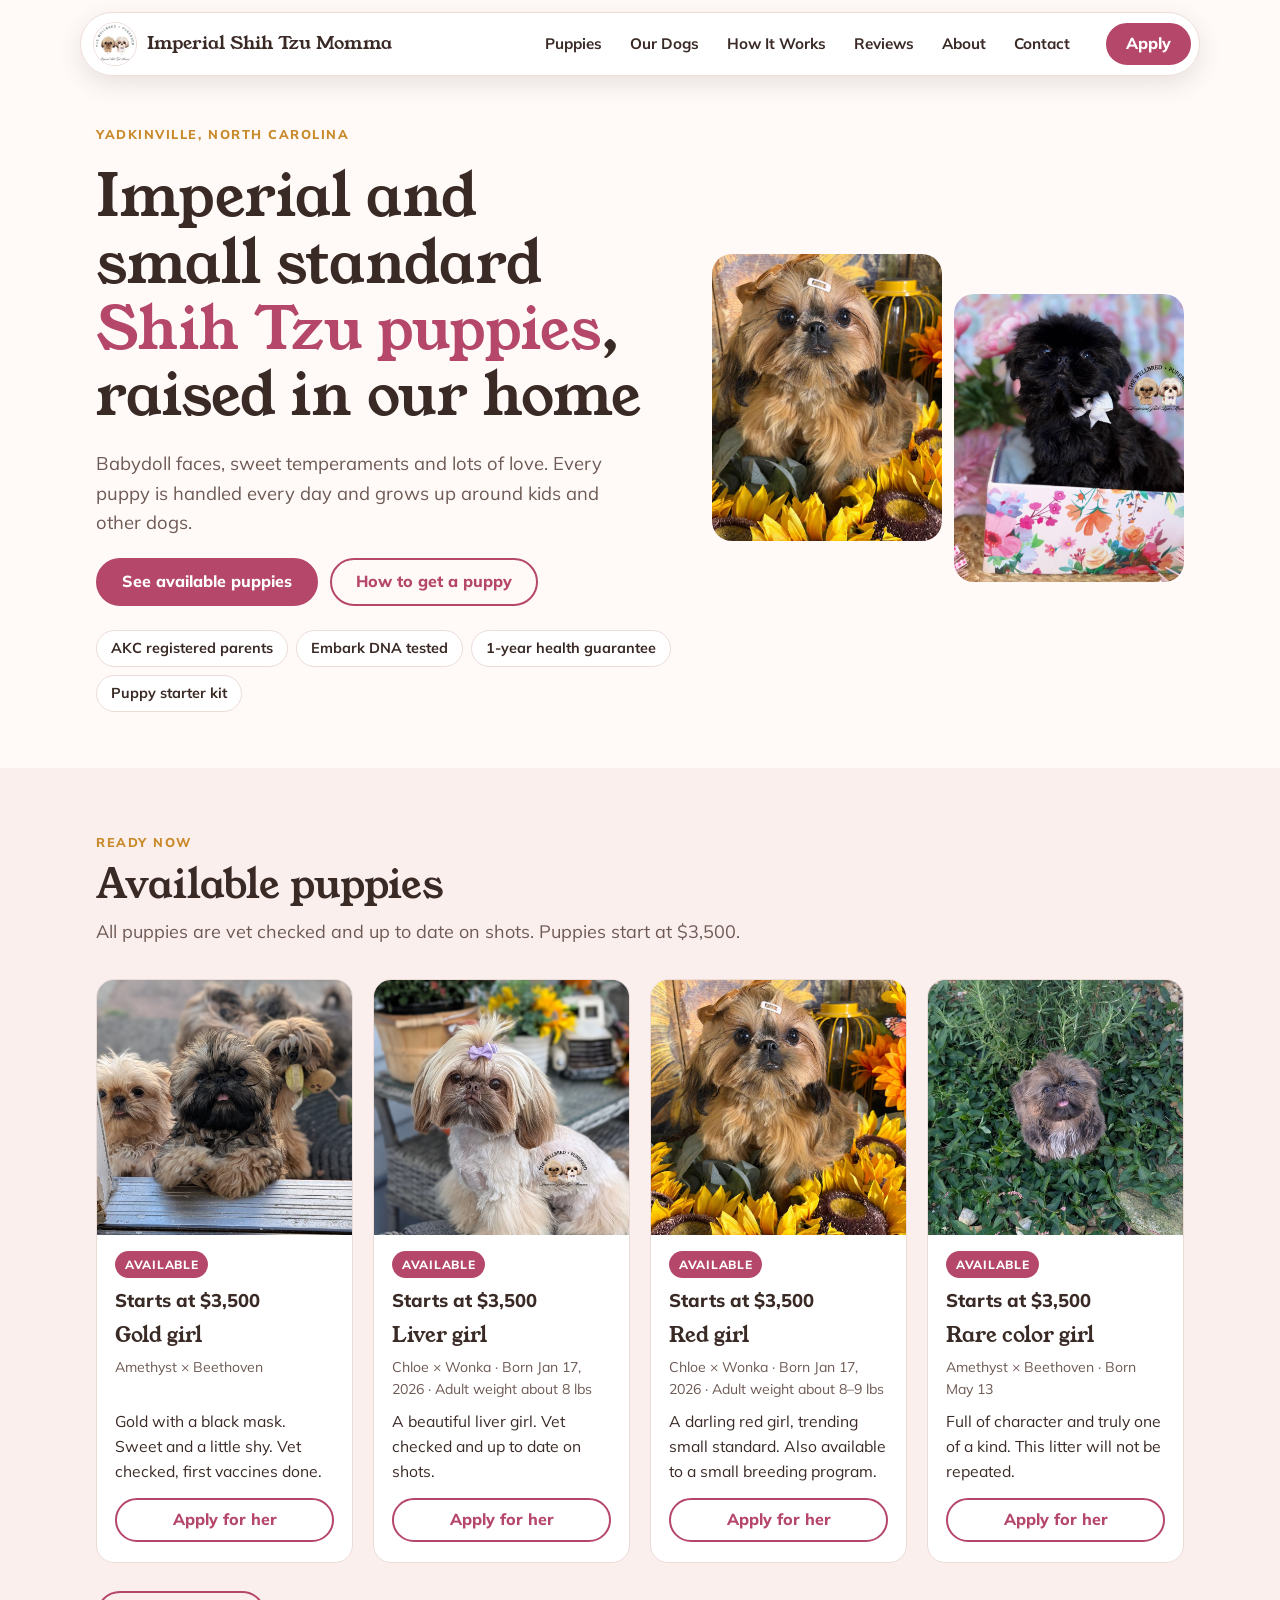
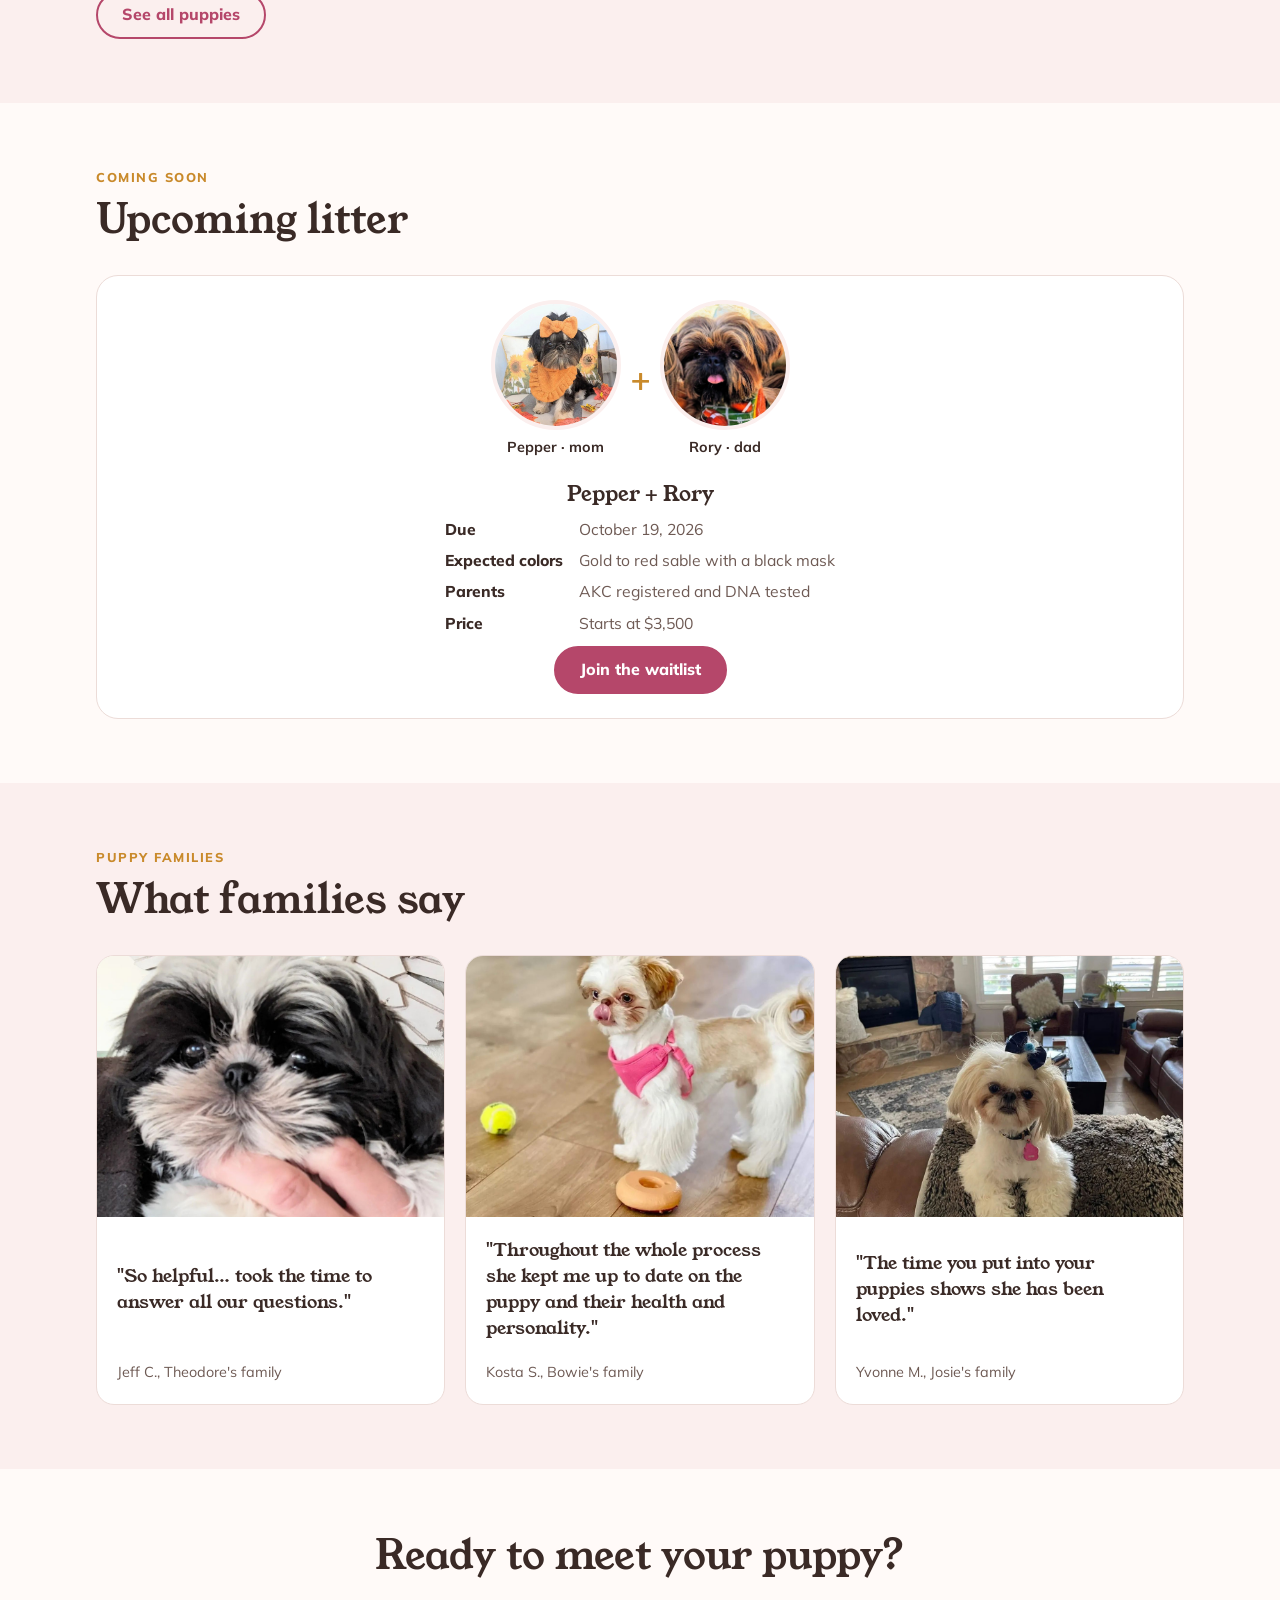
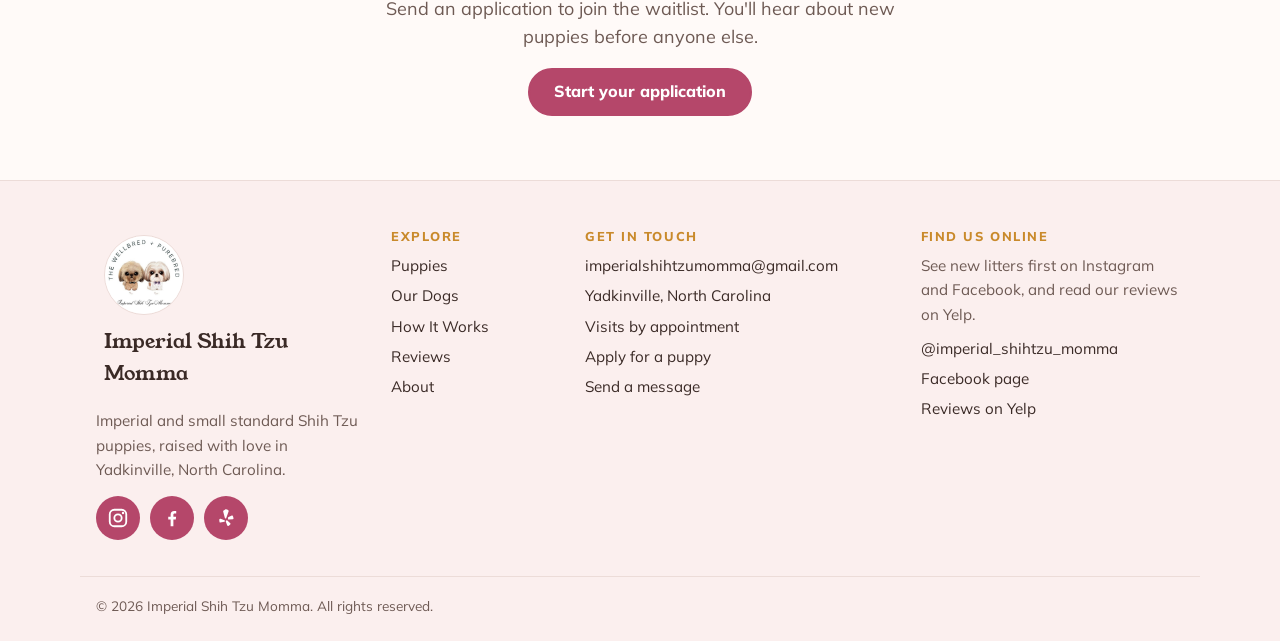
<file: index.html>
<!doctype html>
<html lang="en">
<head>
<meta charset="utf-8">
<meta name="viewport" content="width=device-width, initial-scale=1, viewport-fit=cover">
<title>Imperial Shih Tzu Momma</title>
<meta name="description" content="Imperial and small standard Shih Tzu puppies raised in our home in Yadkinville, North Carolina. AKC registered, DNA tested parents.">
<meta property="og:title" content="Imperial Shih Tzu Momma">
<meta property="og:description" content="Imperial and small standard Shih Tzu puppies raised in our home in Yadkinville, North Carolina. AKC registered, DNA tested parents.">
<meta property="og:image" content="images/pup-red-girl.jpg">
<link rel="icon" href="images/logo.jpg">
<link rel="preconnect" href="https://fonts.googleapis.com">
<link rel="preconnect" href="https://fonts.gstatic.com" crossorigin>
<link rel="stylesheet" href="https://fonts.googleapis.com/css2?family=Young+Serif&family=Mulish:wght@400;600;700;800&display=swap">
<link rel="stylesheet" href="css/styles.css">
</head>
<body>
<a class="skip" href="#main">Skip to content</a>
<header>
  <div class="wrap bar">
    <a class="brand" href="index.html"><img src="images/logo.jpg" alt="">Imperial Shih Tzu Momma</a>
    <button class="menu-btn" id="menuBtn" aria-expanded="false" aria-controls="mainNav">Menu</button>
    <nav id="mainNav" aria-label="Main">
      <ul>
        <li><a href="puppies.html">Puppies</a></li>
        <li><a href="our-dogs.html">Our Dogs</a></li>
        <li><a href="how-it-works.html">How It Works</a></li>
        <li><a href="reviews.html">Reviews</a></li>
        <li><a href="about.html">About</a></li>
        <li><a href="contact.html">Contact</a></li>
      </ul>
    </nav>
    <a class="btn primary" href="apply.html">Apply</a>
  </div>
</header>
<main id="main">
<section class="hero">
  <div class="wrap">
    <div class="hero-copy">
      <span class="eyebrow">Yadkinville, North Carolina</span>
      <h1>Imperial and small standard <em>Shih Tzu puppies</em>, raised in our home</h1>
      <p>Babydoll faces, sweet temperaments and lots of love. Every puppy is handled every day and grows up around kids and other dogs.</p>
      <div class="ctas">
        <a class="btn primary" href="puppies.html">See available puppies</a>
        <a class="btn ghost" href="how-it-works.html">How to get a puppy</a>
      </div>
      <ul class="facts" aria-label="Highlights">
        <li>AKC registered parents</li>
        <li>Embark DNA tested</li>
        <li>1-year health guarantee</li>
        <li>Puppy starter kit</li>
      </ul>
    </div>
    <div class="hero-photos">
      <img src="images/pup-red-girl.jpg" alt="Red Shih Tzu puppy sitting among sunflowers">
      <img src="images/pup-black-boy.jpg" alt="Black Shih Tzu puppy in a flower box">
    </div>
  </div>
</section>

<section class="alt">
  <div class="wrap">
    <div class="head">
      <span class="eyebrow">Ready now</span>
      <h2>Available puppies</h2>
      <p>All puppies are vet checked and up to date on shots. Puppies start at $3,500.</p>
    </div>
    <div class="grid">
      <article class="pup">
        <img src="images/pup-gold-girl.jpg" alt="Gold Shih Tzu puppy with a black mask" loading="lazy">
        <div class="body">
          <div class="row"><span class="tag ready">Available</span><span class="price">Starts at $3,500</span></div>
          <h3>Gold girl</h3>
          <p class="meta">Amethyst × Beethoven</p>
          <p class="desc">Gold with a black mask. Sweet and a little shy. Vet checked, first vaccines done.</p>
          <a class="btn ghost" href="apply.html">Apply for her</a>
        </div>
      </article><article class="pup">
        <img src="images/pup-liver-girl.jpg" alt="Light liver Shih Tzu puppy" loading="lazy">
        <div class="body">
          <div class="row"><span class="tag ready">Available</span><span class="price">Starts at $3,500</span></div>
          <h3>Liver girl</h3>
          <p class="meta">Chloe × Wonka · Born Jan 17, 2026 · Adult weight about 8 lbs</p>
          <p class="desc">A beautiful liver girl. Vet checked and up to date on shots.</p>
          <a class="btn ghost" href="apply.html">Apply for her</a>
        </div>
      </article><article class="pup">
        <img src="images/pup-red-girl.jpg" alt="Red Shih Tzu puppy among sunflowers" loading="lazy">
        <div class="body">
          <div class="row"><span class="tag ready">Available</span><span class="price">Starts at $3,500</span></div>
          <h3>Red girl</h3>
          <p class="meta">Chloe × Wonka · Born Jan 17, 2026 · Adult weight about 8–9 lbs</p>
          <p class="desc">A darling red girl, trending small standard. Also available to a small breeding program.</p>
          <a class="btn ghost" href="apply.html">Apply for her</a>
        </div>
      </article><article class="pup">
        <img src="images/pup-rare-girl.jpg" alt="Rare colored Shih Tzu puppy on green grass" loading="lazy">
        <div class="body">
          <div class="row"><span class="tag ready">Available</span><span class="price">Starts at $3,500</span></div>
          <h3>Rare color girl</h3>
          <p class="meta">Amethyst × Beethoven · Born May 13</p>
          <p class="desc">Full of character and truly one of a kind. This litter will not be repeated.</p>
          <a class="btn ghost" href="apply.html">Apply for her</a>
        </div>
      </article>
    </div>
    <div class="more"><a class="btn ghost" href="puppies.html">See all puppies</a></div>
  </div>
</section>

<section>
  <div class="wrap">
    <div class="head">
      <span class="eyebrow">Coming soon</span>
      <h2>Upcoming litter</h2>
    </div>
    <div class="litter">
      <div class="pair">
        <figure><img src="images/pepper.jpg" alt="Pepper, the mom" loading="lazy">Pepper · mom</figure>
        <span class="plus" aria-hidden="true">+</span>
        <figure><img src="images/rory.jpg" alt="Rory, the dad" loading="lazy">Rory · dad</figure>
      </div>
      <div class="info">
        <h3>Pepper + Rory</h3>
        <dl>
          <dt>Due</dt><dd>October 19, 2026</dd>
          <dt>Expected colors</dt><dd>Gold to red sable with a black mask</dd>
          <dt>Parents</dt><dd>AKC registered and DNA tested</dd>
          <dt>Price</dt><dd>Starts at $3,500</dd>
        </dl>
        <div><a class="btn primary" href="apply.html">Join the waitlist</a></div>
      </div>
    </div>
  </div>
</section>

<section class="alt">
  <div class="wrap">
    <div class="head">
      <span class="eyebrow">Puppy families</span>
      <h2>What families say</h2>
    </div>
    <div class="reviews">
      <figure class="review"><img src="images/review-theodore.jpg" alt="Theodore, a black and white Shih Tzu" loading="lazy"><blockquote>"So helpful… took the time to answer all our questions."</blockquote><figcaption>Jeff C., Theodore's family</figcaption></figure><figure class="review"><img src="images/review-bowie.jpg" alt="Bowie playing on a wood floor" loading="lazy"><blockquote>"Throughout the whole process she kept me up to date on the puppy and their health and personality."</blockquote><figcaption>Kosta S., Bowie's family</figcaption></figure><figure class="review"><img src="images/review-josie.jpg" alt="Josie sitting on a sofa" loading="lazy"><blockquote>"The time you put into your puppies shows she has been loved."</blockquote><figcaption>Yvonne M., Josie's family</figcaption></figure>
    </div>
  </div>
</section>

<section class="cta-band">
  <div class="wrap">
    <h2>Ready to meet your puppy?</h2>
    <p>Send an application to join the waitlist. You'll hear about new puppies before anyone else.</p>
    <a class="btn primary" href="apply.html">Start your application</a>
  </div>
</section>
</main>
<footer>
  <div class="wrap foot">
    <div class="foot-brand">
      <a class="brand" href="index.html"><img src="images/logo.jpg" alt="">Imperial Shih Tzu Momma</a>
      <p>Imperial and small standard Shih Tzu puppies, raised with love in Yadkinville, North Carolina.</p>
      <div class="socials">
        <a href="https://www.instagram.com/imperial_shihtzu_momma/" rel="noopener" aria-label="Instagram"><svg viewBox="0 0 24 24" aria-hidden="true"><rect x="3" y="3" width="18" height="18" rx="5" fill="none" stroke="currentColor" stroke-width="2"/><circle cx="12" cy="12" r="4" fill="none" stroke="currentColor" stroke-width="2"/><circle cx="17.5" cy="6.5" r="1.3" fill="currentColor"/></svg></a>
        <a href="https://www.facebook.com/profile.php?id=100063466035252" rel="noopener" aria-label="Facebook"><svg viewBox="0 0 24 24" aria-hidden="true"><path fill="currentColor" d="M13.5 21v-7.5h2.6l.4-3h-3V8.6c0-.9.3-1.5 1.5-1.5h1.6V4.4c-.3 0-1.2-.1-2.3-.1-2.3 0-3.8 1.4-3.8 3.9v2.3H7.9v3h2.6V21z"/></svg></a>
        <a href="https://www.yelp.com/biz/imperial-shih-tzu-momma-santa-maria" rel="noopener" aria-label="Yelp"><svg viewBox="0 0 24 24" aria-hidden="true"><path fill="currentColor" d="M11.2 2.6c.4-.2 2.6.5 3.3.9.4.2.5.6.4 1l-2.6 7.4c-.3.8-1.4.7-1.6-.1L8.9 4.9c-.1-.4.1-.8.5-1 .5-.4 1.4-1 1.8-1.3zM6.1 12.9l4.2 1.5c.8.3.7 1.4-.1 1.6l-4.3 1c-.4.1-.8-.1-.9-.5-.3-.8-.4-2.1-.3-2.9 0-.5.6-.9 1.4-.7zm7.3 1.7l3.3 3.1c.3.3.3.7.1 1-.5.7-1.6 1.6-2.4 1.9-.4.2-.8 0-1-.4l-1.6-4.2c-.3-.8.8-1.5 1.6-1.4zm.9-3.4l4.1-1.8c.4-.2.8 0 1 .3.4.7.8 2 .8 2.8 0 .4-.3.8-.7.8l-4.4.4c-.9.1-1.3-1-.8-1.5z"/></svg></a>
      </div>
    </div>
    <div class="foot-col">
      <h2>Explore</h2>
      <ul><li><a href="puppies.html">Puppies</a></li><li><a href="our-dogs.html">Our Dogs</a></li><li><a href="how-it-works.html">How It Works</a></li><li><a href="reviews.html">Reviews</a></li><li><a href="about.html">About</a></li></ul>
    </div>
    <div class="foot-col">
      <h2>Get in touch</h2>
      <ul><li>imperialshihtzumomma@gmail.com</li><li>Yadkinville, North Carolina</li><li>Visits by appointment</li><li><a href="apply.html">Apply for a puppy</a></li><li><a href="contact.html">Send a message</a></li></ul>
    </div>
    <div class="foot-col">
      <h2>Find us online</h2>
      <p>See new litters first on Instagram and Facebook, and read our reviews on Yelp.</p>
      <ul><li><a href="https://www.instagram.com/imperial_shihtzu_momma/" rel="noopener">@imperial_shihtzu_momma</a></li><li><a href="https://www.facebook.com/profile.php?id=100063466035252" rel="noopener">Facebook page</a></li><li><a href="https://www.yelp.com/biz/imperial-shih-tzu-momma-santa-maria" rel="noopener">Reviews on Yelp</a></li></ul>
    </div>
  </div>
  <div class="wrap foot-base">© 2026 Imperial Shih Tzu Momma. All rights reserved.</div>
</footer>
<script src="js/main.js"></script>
</body>
</html>
</file>
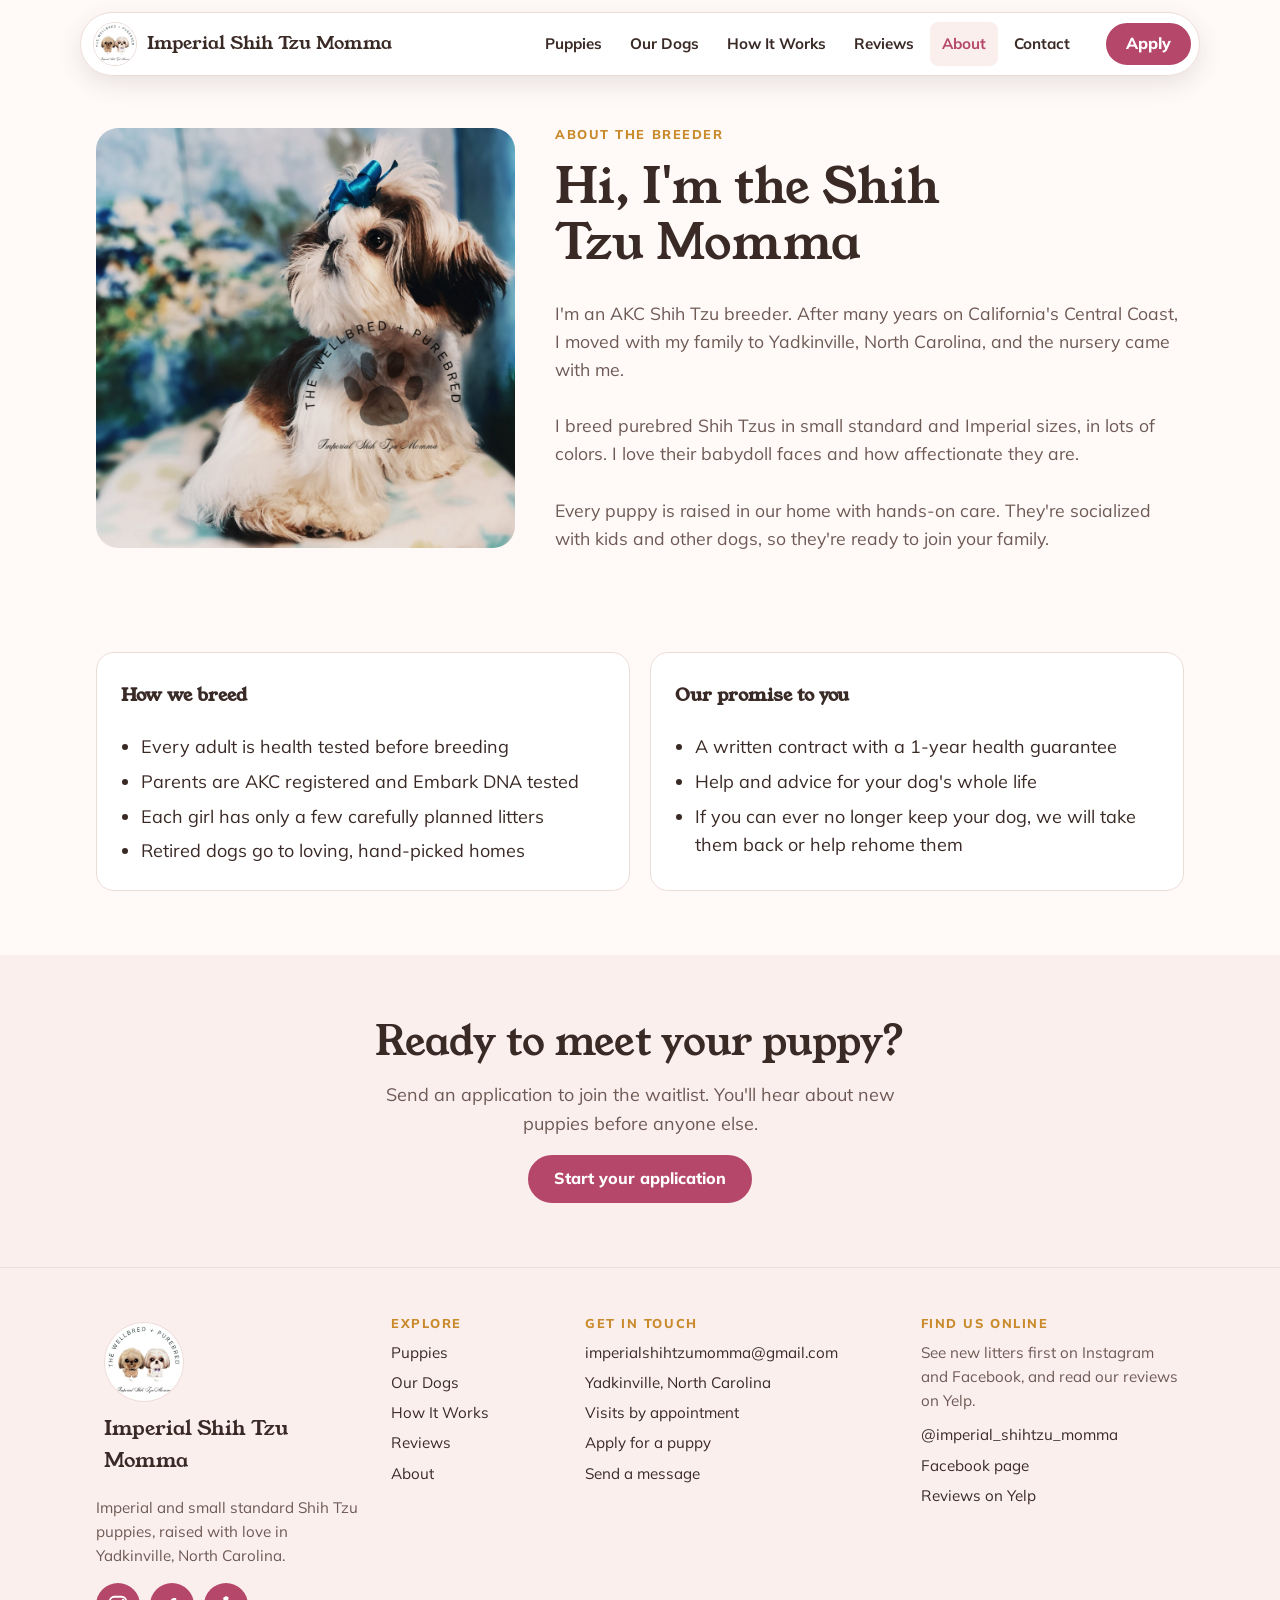
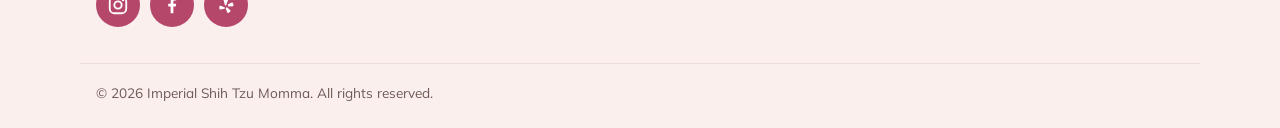
<file: about.html>
<!doctype html>
<html lang="en">
<head>
<meta charset="utf-8">
<meta name="viewport" content="width=device-width, initial-scale=1, viewport-fit=cover">
<title>About | Imperial Shih Tzu Momma</title>
<meta name="description" content="About Imperial Shih Tzu Momma, an AKC Shih Tzu breeder in Yadkinville, North Carolina.">
<meta property="og:title" content="About | Imperial Shih Tzu Momma">
<meta property="og:description" content="About Imperial Shih Tzu Momma, an AKC Shih Tzu breeder in Yadkinville, North Carolina.">
<meta property="og:image" content="images/pup-red-girl.jpg">
<link rel="icon" href="images/logo.jpg">
<link rel="preconnect" href="https://fonts.googleapis.com">
<link rel="preconnect" href="https://fonts.gstatic.com" crossorigin>
<link rel="stylesheet" href="https://fonts.googleapis.com/css2?family=Young+Serif&family=Mulish:wght@400;600;700;800&display=swap">
<link rel="stylesheet" href="css/styles.css">
</head>
<body>
<a class="skip" href="#main">Skip to content</a>
<header>
  <div class="wrap bar">
    <a class="brand" href="index.html"><img src="images/logo.jpg" alt="">Imperial Shih Tzu Momma</a>
    <button class="menu-btn" id="menuBtn" aria-expanded="false" aria-controls="mainNav">Menu</button>
    <nav id="mainNav" aria-label="Main">
      <ul>
        <li><a href="puppies.html">Puppies</a></li>
        <li><a href="our-dogs.html">Our Dogs</a></li>
        <li><a href="how-it-works.html">How It Works</a></li>
        <li><a href="reviews.html">Reviews</a></li>
        <li><a href="about.html" aria-current="page">About</a></li>
        <li><a href="contact.html">Contact</a></li>
      </ul>
    </nav>
    <a class="btn primary" href="apply.html">Apply</a>
  </div>
</header>
<main id="main">
<section class="page-hero">
  <div class="wrap about">
    <img src="images/parti-blue-bow.jpg" alt="Parti colored Shih Tzu with a blue bow" loading="lazy">
    <div class="copy">
      <span class="eyebrow">About the breeder</span>
      <h1>Hi, I'm the Shih Tzu Momma</h1>
      <p>I'm an AKC Shih Tzu breeder. After many years on California's Central Coast, I moved with my family to Yadkinville, North Carolina, and the nursery came with me.</p>
      <p>I breed purebred Shih Tzus in small standard and Imperial sizes, in lots of colors. I love their babydoll faces and how affectionate they are.</p>
      <p>Every puppy is raised in our home with hands-on care. They're socialized with kids and other dogs, so they're ready to join your family.</p>
    </div>
  </div>
</section>
<section>
  <div class="wrap">
    <div class="two">
      <div class="panel">
        <h2 class="subhead">How we breed</h2>
        <ul>
          <li>Every adult is health tested before breeding</li>
          <li>Parents are AKC registered and Embark DNA tested</li>
          <li>Each girl has only a few carefully planned litters</li>
          <li>Retired dogs go to loving, hand-picked homes</li>
        </ul>
      </div>
      <div class="panel">
        <h2 class="subhead">Our promise to you</h2>
        <ul>
          <li>A written contract with a 1-year health guarantee</li>
          <li>Help and advice for your dog's whole life</li>
          <li>If you can ever no longer keep your dog, we will take them back or help rehome them</li>
        </ul>
      </div>
    </div>
  </div>
</section>
<section class="alt cta-band">
  <div class="wrap">
    <h2>Ready to meet your puppy?</h2>
    <p>Send an application to join the waitlist. You'll hear about new puppies before anyone else.</p>
    <a class="btn primary" href="apply.html">Start your application</a>
  </div>
</section>
</main>
<footer>
  <div class="wrap foot">
    <div class="foot-brand">
      <a class="brand" href="index.html"><img src="images/logo.jpg" alt="">Imperial Shih Tzu Momma</a>
      <p>Imperial and small standard Shih Tzu puppies, raised with love in Yadkinville, North Carolina.</p>
      <div class="socials">
        <a href="https://www.instagram.com/imperial_shihtzu_momma/" rel="noopener" aria-label="Instagram"><svg viewBox="0 0 24 24" aria-hidden="true"><rect x="3" y="3" width="18" height="18" rx="5" fill="none" stroke="currentColor" stroke-width="2"/><circle cx="12" cy="12" r="4" fill="none" stroke="currentColor" stroke-width="2"/><circle cx="17.5" cy="6.5" r="1.3" fill="currentColor"/></svg></a>
        <a href="https://www.facebook.com/profile.php?id=100063466035252" rel="noopener" aria-label="Facebook"><svg viewBox="0 0 24 24" aria-hidden="true"><path fill="currentColor" d="M13.5 21v-7.5h2.6l.4-3h-3V8.6c0-.9.3-1.5 1.5-1.5h1.6V4.4c-.3 0-1.2-.1-2.3-.1-2.3 0-3.8 1.4-3.8 3.9v2.3H7.9v3h2.6V21z"/></svg></a>
        <a href="https://www.yelp.com/biz/imperial-shih-tzu-momma-santa-maria" rel="noopener" aria-label="Yelp"><svg viewBox="0 0 24 24" aria-hidden="true"><path fill="currentColor" d="M11.2 2.6c.4-.2 2.6.5 3.3.9.4.2.5.6.4 1l-2.6 7.4c-.3.8-1.4.7-1.6-.1L8.9 4.9c-.1-.4.1-.8.5-1 .5-.4 1.4-1 1.8-1.3zM6.1 12.9l4.2 1.5c.8.3.7 1.4-.1 1.6l-4.3 1c-.4.1-.8-.1-.9-.5-.3-.8-.4-2.1-.3-2.9 0-.5.6-.9 1.4-.7zm7.3 1.7l3.3 3.1c.3.3.3.7.1 1-.5.7-1.6 1.6-2.4 1.9-.4.2-.8 0-1-.4l-1.6-4.2c-.3-.8.8-1.5 1.6-1.4zm.9-3.4l4.1-1.8c.4-.2.8 0 1 .3.4.7.8 2 .8 2.8 0 .4-.3.8-.7.8l-4.4.4c-.9.1-1.3-1-.8-1.5z"/></svg></a>
      </div>
    </div>
    <div class="foot-col">
      <h2>Explore</h2>
      <ul><li><a href="puppies.html">Puppies</a></li><li><a href="our-dogs.html">Our Dogs</a></li><li><a href="how-it-works.html">How It Works</a></li><li><a href="reviews.html">Reviews</a></li><li><a href="about.html">About</a></li></ul>
    </div>
    <div class="foot-col">
      <h2>Get in touch</h2>
      <ul><li>imperialshihtzumomma@gmail.com</li><li>Yadkinville, North Carolina</li><li>Visits by appointment</li><li><a href="apply.html">Apply for a puppy</a></li><li><a href="contact.html">Send a message</a></li></ul>
    </div>
    <div class="foot-col">
      <h2>Find us online</h2>
      <p>See new litters first on Instagram and Facebook, and read our reviews on Yelp.</p>
      <ul><li><a href="https://www.instagram.com/imperial_shihtzu_momma/" rel="noopener">@imperial_shihtzu_momma</a></li><li><a href="https://www.facebook.com/profile.php?id=100063466035252" rel="noopener">Facebook page</a></li><li><a href="https://www.yelp.com/biz/imperial-shih-tzu-momma-santa-maria" rel="noopener">Reviews on Yelp</a></li></ul>
    </div>
  </div>
  <div class="wrap foot-base">© 2026 Imperial Shih Tzu Momma. All rights reserved.</div>
</footer>
<script src="js/main.js"></script>
</body>
</html>
</file>
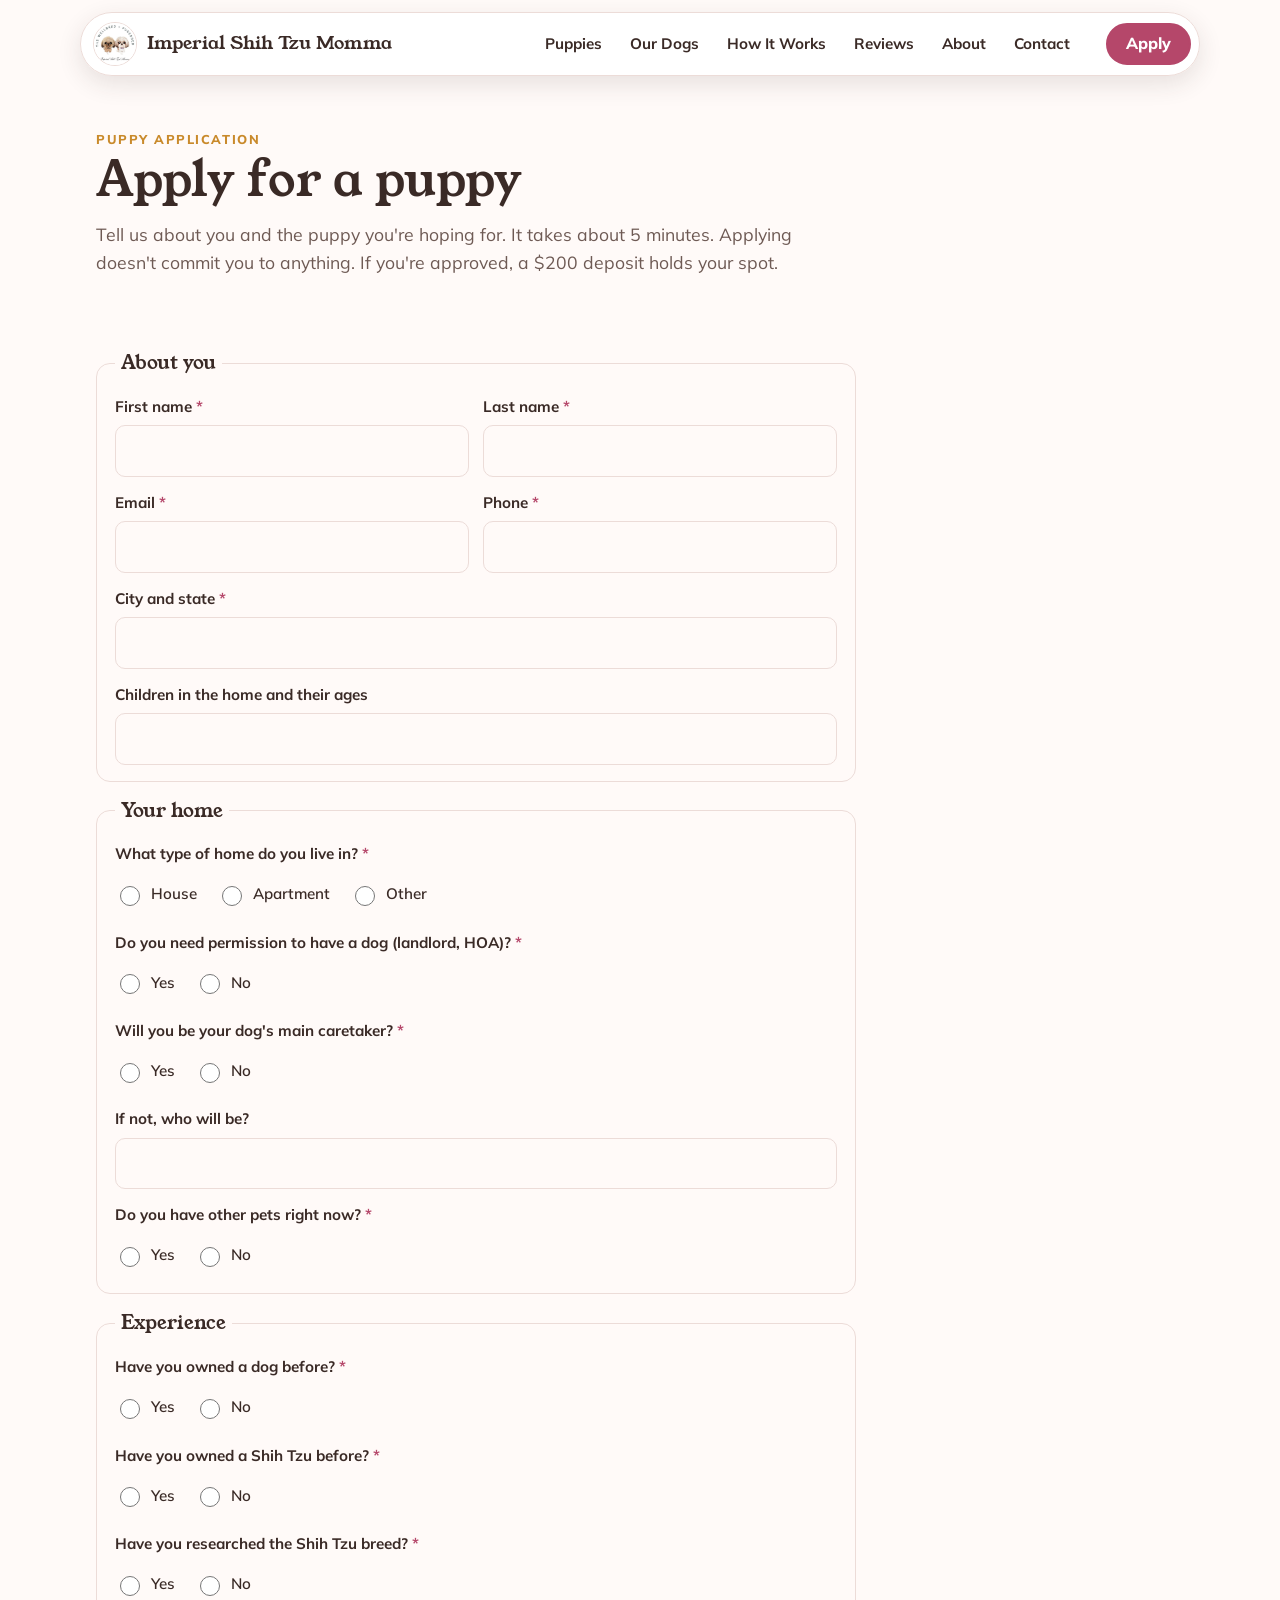
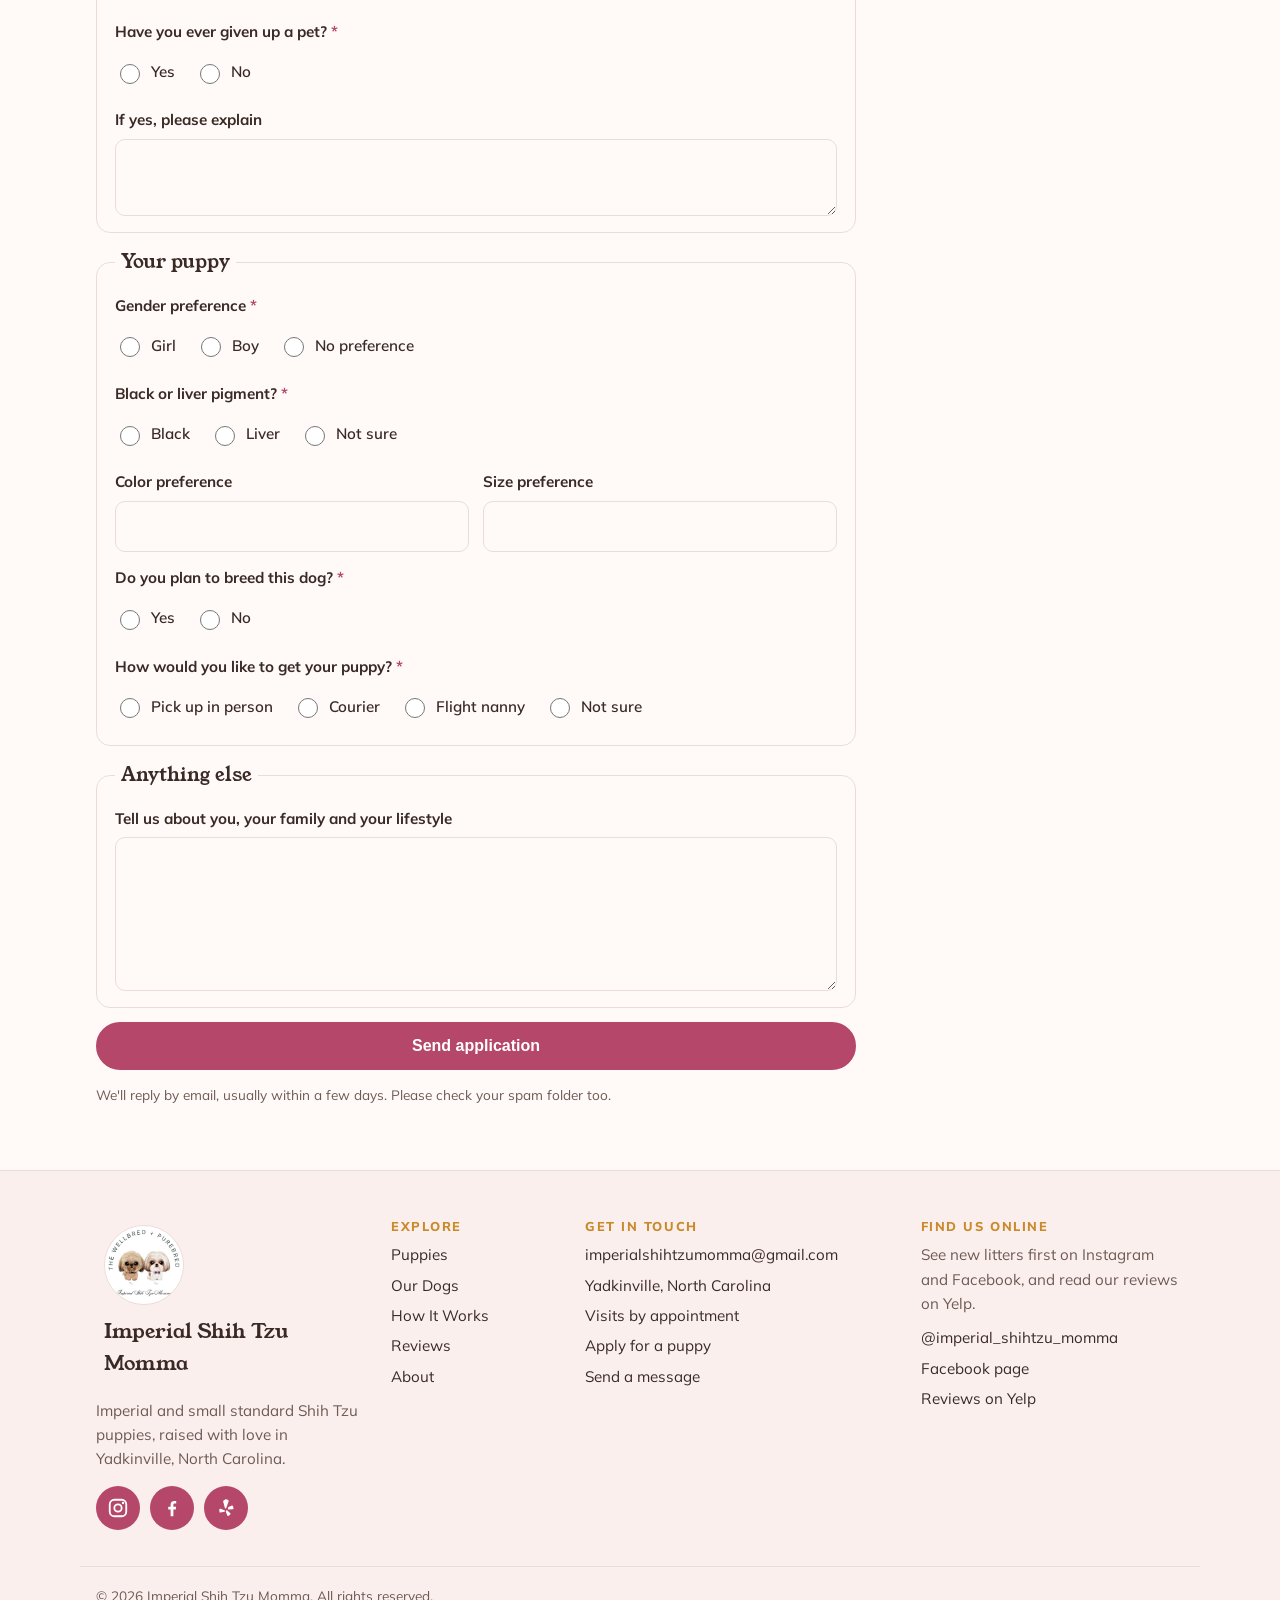
<file: apply.html>
<!doctype html>
<html lang="en">
<head>
<meta charset="utf-8">
<meta name="viewport" content="width=device-width, initial-scale=1, viewport-fit=cover">
<title>Apply | Imperial Shih Tzu Momma</title>
<meta name="description" content="Apply for an Imperial or small standard Shih Tzu puppy.">
<meta property="og:title" content="Apply | Imperial Shih Tzu Momma">
<meta property="og:description" content="Apply for an Imperial or small standard Shih Tzu puppy.">
<meta property="og:image" content="images/pup-red-girl.jpg">
<link rel="icon" href="images/logo.jpg">
<link rel="preconnect" href="https://fonts.googleapis.com">
<link rel="preconnect" href="https://fonts.gstatic.com" crossorigin>
<link rel="stylesheet" href="https://fonts.googleapis.com/css2?family=Young+Serif&family=Mulish:wght@400;600;700;800&display=swap">
<link rel="stylesheet" href="css/styles.css">
</head>
<body>
<a class="skip" href="#main">Skip to content</a>
<header>
  <div class="wrap bar">
    <a class="brand" href="index.html"><img src="images/logo.jpg" alt="">Imperial Shih Tzu Momma</a>
    <button class="menu-btn" id="menuBtn" aria-expanded="false" aria-controls="mainNav">Menu</button>
    <nav id="mainNav" aria-label="Main">
      <ul>
        <li><a href="puppies.html">Puppies</a></li>
        <li><a href="our-dogs.html">Our Dogs</a></li>
        <li><a href="how-it-works.html">How It Works</a></li>
        <li><a href="reviews.html">Reviews</a></li>
        <li><a href="about.html">About</a></li>
        <li><a href="contact.html">Contact</a></li>
      </ul>
    </nav>
    <a class="btn primary" href="apply.html">Apply</a>
  </div>
</header>
<main id="main">
<section class="page-hero"><div class="wrap"><span class="eyebrow">Puppy application</span><h1>Apply for a puppy</h1><p>Tell us about you and the puppy you're hoping for. It takes about 5 minutes. Applying doesn't commit you to anything. If you're approved, a $200 deposit holds your spot.</p></div></section>
<section>
  <div class="wrap">
    <form class="form-wide" action="https://formsubmit.co/imperialshihtzumomma@gmail.com" method="POST">
      <input type="hidden" name="_subject" value="New puppy application">
      <input type="hidden" name="_template" value="table">
      <input type="text" name="_honey" style="display:none" tabindex="-1" autocomplete="off">
      <fieldset>
        <legend>About you</legend>
        <div class="cols">
          <label for="first"><span>First name <span class="req">*</span></span><input id="first" name="First name" type="text" required autocomplete="given-name"></label>
          <label for="last"><span>Last name <span class="req">*</span></span><input id="last" name="Last name" type="text" required autocomplete="family-name"></label>
        </div>
        <div class="cols">
          <label for="email"><span>Email <span class="req">*</span></span><input id="email" name="Email" type="email" required autocomplete="email"></label>
          <label for="phone"><span>Phone <span class="req">*</span></span><input id="phone" name="Phone" type="tel" required autocomplete="tel"></label>
        </div>
        <label for="address"><span>City and state <span class="req">*</span></span><input id="address" name="City and state" type="text" required autocomplete="address-level2"></label>
        <label for="kids"><span>Children in the home and their ages</span><input id="kids" name="Children in the home and their ages" type="text"></label>
      </fieldset>
      <fieldset>
        <legend>Your home</legend>
        <div class="q" role="radiogroup" aria-label="What type of home do you live in?"><span>What type of home do you live in? <span class="req">*</span></span><div class="choice"><label><input type="radio" name="Type of home" value="House" required> House</label><label><input type="radio" name="Type of home" value="Apartment" required> Apartment</label><label><input type="radio" name="Type of home" value="Other" required> Other</label></div></div>
        <div class="q" role="radiogroup" aria-label="Do you need permission to have a dog (landlord, HOA)?"><span>Do you need permission to have a dog (landlord, HOA)? <span class="req">*</span></span><div class="choice"><label><input type="radio" name="Needs permission" value="Yes" required> Yes</label><label><input type="radio" name="Needs permission" value="No" required> No</label></div></div>
        <div class="q" role="radiogroup" aria-label="Will you be your dog's main caretaker?"><span>Will you be your dog's main caretaker? <span class="req">*</span></span><div class="choice"><label><input type="radio" name="Primary caretaker" value="Yes" required> Yes</label><label><input type="radio" name="Primary caretaker" value="No" required> No</label></div></div>
        <label for="caretaker"><span>If not, who will be?</span><input id="caretaker" name="If not, who will be?" type="text"></label>
        <div class="q" role="radiogroup" aria-label="Do you have other pets right now?"><span>Do you have other pets right now? <span class="req">*</span></span><div class="choice"><label><input type="radio" name="Current pets" value="Yes" required> Yes</label><label><input type="radio" name="Current pets" value="No" required> No</label></div></div>
      </fieldset>
      <fieldset>
        <legend>Experience</legend>
        <div class="q" role="radiogroup" aria-label="Have you owned a dog before?"><span>Have you owned a dog before? <span class="req">*</span></span><div class="choice"><label><input type="radio" name="Owned a dog" value="Yes" required> Yes</label><label><input type="radio" name="Owned a dog" value="No" required> No</label></div></div>
        <div class="q" role="radiogroup" aria-label="Have you owned a Shih Tzu before?"><span>Have you owned a Shih Tzu before? <span class="req">*</span></span><div class="choice"><label><input type="radio" name="Owned a Shih Tzu" value="Yes" required> Yes</label><label><input type="radio" name="Owned a Shih Tzu" value="No" required> No</label></div></div>
        <div class="q" role="radiogroup" aria-label="Have you researched the Shih Tzu breed?"><span>Have you researched the Shih Tzu breed? <span class="req">*</span></span><div class="choice"><label><input type="radio" name="Researched Shih Tzus" value="Yes" required> Yes</label><label><input type="radio" name="Researched Shih Tzus" value="No" required> No</label></div></div>
        <div class="q" role="radiogroup" aria-label="Have you ever given up a pet?"><span>Have you ever given up a pet? <span class="req">*</span></span><div class="choice"><label><input type="radio" name="Surrendered a pet" value="Yes" required> Yes</label><label><input type="radio" name="Surrendered a pet" value="No" required> No</label></div></div>
        <label for="surrender"><span>If yes, please explain</span><textarea id="surrender" name="If yes, please explain" rows="2"></textarea></label>
      </fieldset>
      <fieldset>
        <legend>Your puppy</legend>
        <div class="q" role="radiogroup" aria-label="Gender preference"><span>Gender preference <span class="req">*</span></span><div class="choice"><label><input type="radio" name="Gender" value="Girl" required> Girl</label><label><input type="radio" name="Gender" value="Boy" required> Boy</label><label><input type="radio" name="Gender" value="No preference" required> No preference</label></div></div>
        <div class="q" role="radiogroup" aria-label="Black or liver pigment?"><span>Black or liver pigment? <span class="req">*</span></span><div class="choice"><label><input type="radio" name="Pigment" value="Black" required> Black</label><label><input type="radio" name="Pigment" value="Liver" required> Liver</label><label><input type="radio" name="Pigment" value="Not sure" required> Not sure</label></div></div>
        <div class="cols">
          <label for="color"><span>Color preference</span><input id="color" name="Color preference" type="text"></label>
          <label for="size"><span>Size preference</span><input id="size" name="Size preference" type="text"></label>
        </div>
        <div class="q" role="radiogroup" aria-label="Do you plan to breed this dog?"><span>Do you plan to breed this dog? <span class="req">*</span></span><div class="choice"><label><input type="radio" name="Plans to breed" value="Yes" required> Yes</label><label><input type="radio" name="Plans to breed" value="No" required> No</label></div></div>
        <div class="q" role="radiogroup" aria-label="How would you like to get your puppy?"><span>How would you like to get your puppy? <span class="req">*</span></span><div class="choice"><label><input type="radio" name="Pickup" value="Pick up in person" required> Pick up in person</label><label><input type="radio" name="Pickup" value="Courier" required> Courier</label><label><input type="radio" name="Pickup" value="Flight nanny" required> Flight nanny</label><label><input type="radio" name="Pickup" value="Not sure" required> Not sure</label></div></div>
      </fieldset>
      <fieldset>
        <legend>Anything else</legend>
        <label for="about"><span>Tell us about you, your family and your lifestyle</span><textarea id="about" name="Tell us about you, your family and your lifestyle" rows="5"></textarea></label>
      </fieldset>
      <button class="btn primary" type="submit">Send application</button>
      <p class="form-note">We'll reply by email, usually within a few days. Please check your spam folder too.</p>
    </form>
  </div>
</section>
</main>
<footer>
  <div class="wrap foot">
    <div class="foot-brand">
      <a class="brand" href="index.html"><img src="images/logo.jpg" alt="">Imperial Shih Tzu Momma</a>
      <p>Imperial and small standard Shih Tzu puppies, raised with love in Yadkinville, North Carolina.</p>
      <div class="socials">
        <a href="https://www.instagram.com/imperial_shihtzu_momma/" rel="noopener" aria-label="Instagram"><svg viewBox="0 0 24 24" aria-hidden="true"><rect x="3" y="3" width="18" height="18" rx="5" fill="none" stroke="currentColor" stroke-width="2"/><circle cx="12" cy="12" r="4" fill="none" stroke="currentColor" stroke-width="2"/><circle cx="17.5" cy="6.5" r="1.3" fill="currentColor"/></svg></a>
        <a href="https://www.facebook.com/profile.php?id=100063466035252" rel="noopener" aria-label="Facebook"><svg viewBox="0 0 24 24" aria-hidden="true"><path fill="currentColor" d="M13.5 21v-7.5h2.6l.4-3h-3V8.6c0-.9.3-1.5 1.5-1.5h1.6V4.4c-.3 0-1.2-.1-2.3-.1-2.3 0-3.8 1.4-3.8 3.9v2.3H7.9v3h2.6V21z"/></svg></a>
        <a href="https://www.yelp.com/biz/imperial-shih-tzu-momma-santa-maria" rel="noopener" aria-label="Yelp"><svg viewBox="0 0 24 24" aria-hidden="true"><path fill="currentColor" d="M11.2 2.6c.4-.2 2.6.5 3.3.9.4.2.5.6.4 1l-2.6 7.4c-.3.8-1.4.7-1.6-.1L8.9 4.9c-.1-.4.1-.8.5-1 .5-.4 1.4-1 1.8-1.3zM6.1 12.9l4.2 1.5c.8.3.7 1.4-.1 1.6l-4.3 1c-.4.1-.8-.1-.9-.5-.3-.8-.4-2.1-.3-2.9 0-.5.6-.9 1.4-.7zm7.3 1.7l3.3 3.1c.3.3.3.7.1 1-.5.7-1.6 1.6-2.4 1.9-.4.2-.8 0-1-.4l-1.6-4.2c-.3-.8.8-1.5 1.6-1.4zm.9-3.4l4.1-1.8c.4-.2.8 0 1 .3.4.7.8 2 .8 2.8 0 .4-.3.8-.7.8l-4.4.4c-.9.1-1.3-1-.8-1.5z"/></svg></a>
      </div>
    </div>
    <div class="foot-col">
      <h2>Explore</h2>
      <ul><li><a href="puppies.html">Puppies</a></li><li><a href="our-dogs.html">Our Dogs</a></li><li><a href="how-it-works.html">How It Works</a></li><li><a href="reviews.html">Reviews</a></li><li><a href="about.html">About</a></li></ul>
    </div>
    <div class="foot-col">
      <h2>Get in touch</h2>
      <ul><li>imperialshihtzumomma@gmail.com</li><li>Yadkinville, North Carolina</li><li>Visits by appointment</li><li><a href="apply.html">Apply for a puppy</a></li><li><a href="contact.html">Send a message</a></li></ul>
    </div>
    <div class="foot-col">
      <h2>Find us online</h2>
      <p>See new litters first on Instagram and Facebook, and read our reviews on Yelp.</p>
      <ul><li><a href="https://www.instagram.com/imperial_shihtzu_momma/" rel="noopener">@imperial_shihtzu_momma</a></li><li><a href="https://www.facebook.com/profile.php?id=100063466035252" rel="noopener">Facebook page</a></li><li><a href="https://www.yelp.com/biz/imperial-shih-tzu-momma-santa-maria" rel="noopener">Reviews on Yelp</a></li></ul>
    </div>
  </div>
  <div class="wrap foot-base">© 2026 Imperial Shih Tzu Momma. All rights reserved.</div>
</footer>
<script src="js/main.js"></script>
</body>
</html>
</file>
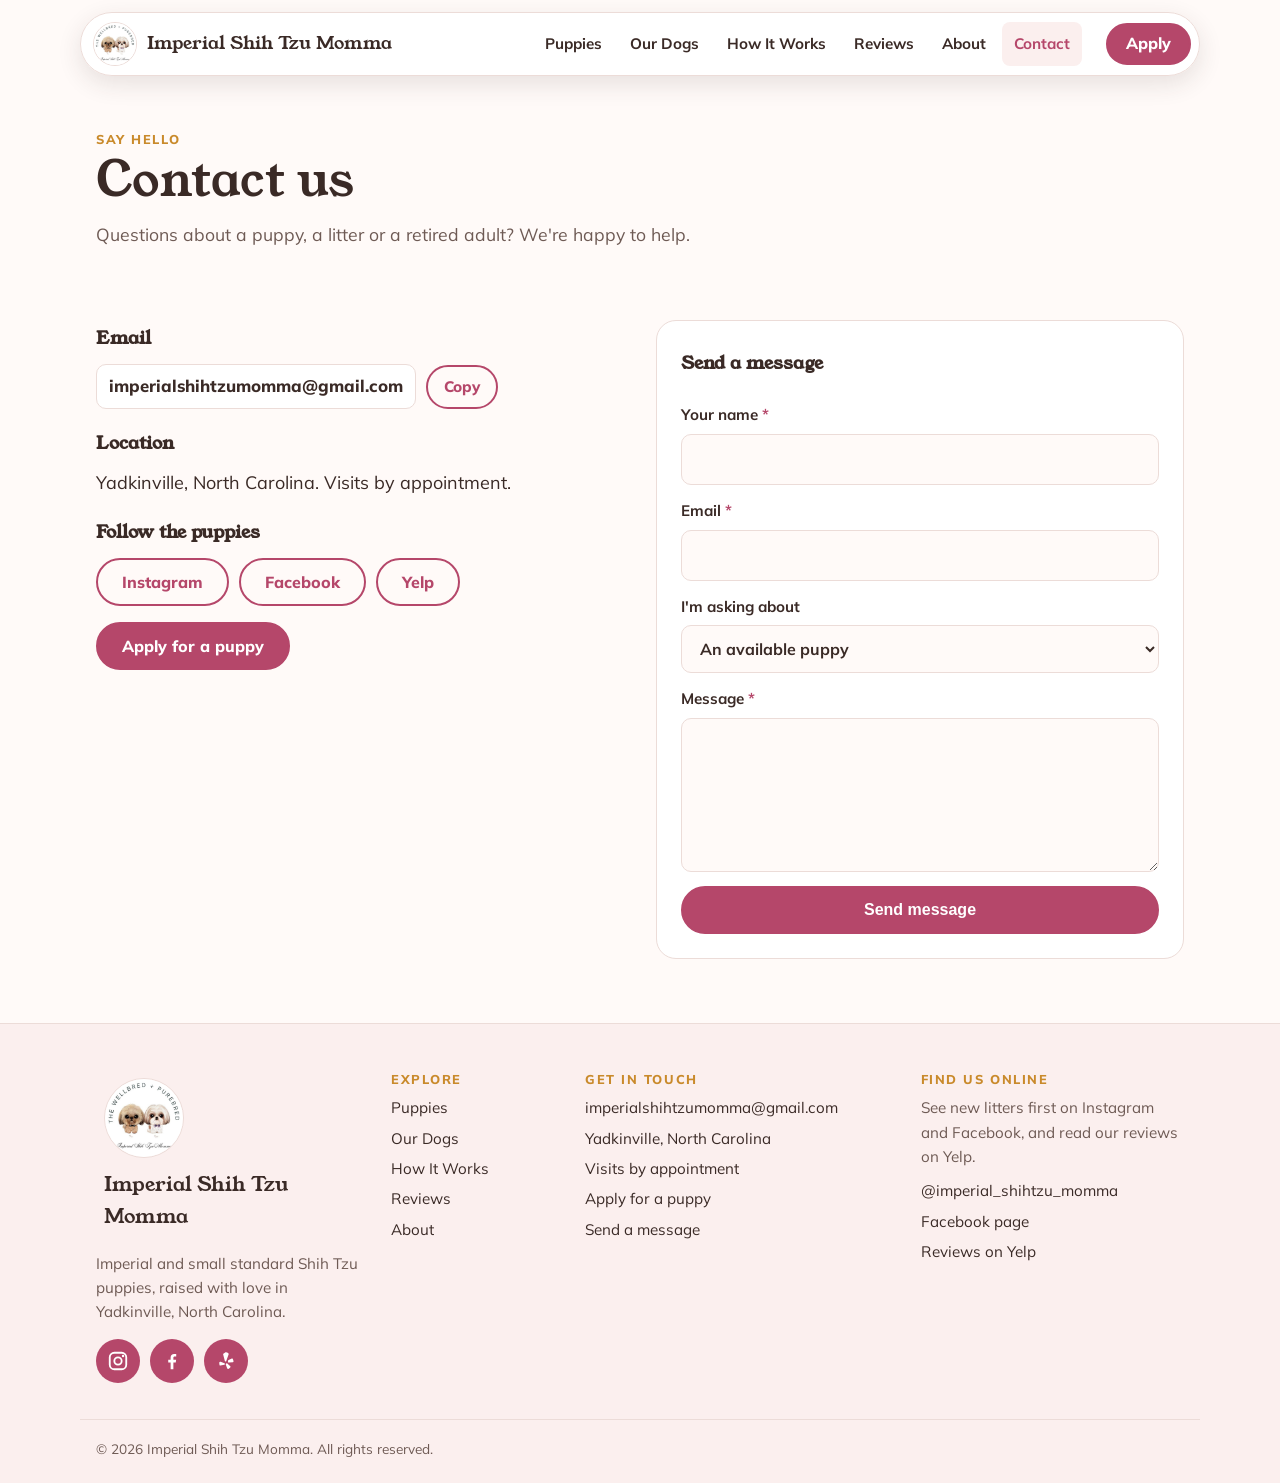
<file: contact.html>
<!doctype html>
<html lang="en">
<head>
<meta charset="utf-8">
<meta name="viewport" content="width=device-width, initial-scale=1, viewport-fit=cover">
<title>Contact | Imperial Shih Tzu Momma</title>
<meta name="description" content="Contact Imperial Shih Tzu Momma in Yadkinville, North Carolina.">
<meta property="og:title" content="Contact | Imperial Shih Tzu Momma">
<meta property="og:description" content="Contact Imperial Shih Tzu Momma in Yadkinville, North Carolina.">
<meta property="og:image" content="images/pup-red-girl.jpg">
<link rel="icon" href="images/logo.jpg">
<link rel="preconnect" href="https://fonts.googleapis.com">
<link rel="preconnect" href="https://fonts.gstatic.com" crossorigin>
<link rel="stylesheet" href="https://fonts.googleapis.com/css2?family=Young+Serif&family=Mulish:wght@400;600;700;800&display=swap">
<link rel="stylesheet" href="css/styles.css">
</head>
<body>
<a class="skip" href="#main">Skip to content</a>
<header>
  <div class="wrap bar">
    <a class="brand" href="index.html"><img src="images/logo.jpg" alt="">Imperial Shih Tzu Momma</a>
    <button class="menu-btn" id="menuBtn" aria-expanded="false" aria-controls="mainNav">Menu</button>
    <nav id="mainNav" aria-label="Main">
      <ul>
        <li><a href="puppies.html">Puppies</a></li>
        <li><a href="our-dogs.html">Our Dogs</a></li>
        <li><a href="how-it-works.html">How It Works</a></li>
        <li><a href="reviews.html">Reviews</a></li>
        <li><a href="about.html">About</a></li>
        <li><a href="contact.html" aria-current="page">Contact</a></li>
      </ul>
    </nav>
    <a class="btn primary" href="apply.html">Apply</a>
  </div>
</header>
<main id="main">
<section class="page-hero"><div class="wrap"><span class="eyebrow">Say hello</span><h1>Contact us</h1><p>Questions about a puppy, a litter or a retired adult? We're happy to help.</p></div></section>
<section>
  <div class="wrap contact">
    <div class="info">
      <div><h2 class="subhead">Email</h2>
        <div class="copyline"><code id="email">imperialshihtzumomma@gmail.com</code><button type="button" id="copyBtn">Copy</button></div>
      </div>
      <div><h2 class="subhead">Location</h2><p>Yadkinville, North Carolina. Visits by appointment.</p></div>
      <div><h2 class="subhead">Follow the puppies</h2>
        <div class="social">
          <a class="btn ghost" href="https://www.instagram.com/imperial_shihtzu_momma/" rel="noopener">Instagram</a>
          <a class="btn ghost" href="https://www.facebook.com/profile.php?id=100063466035252" rel="noopener">Facebook</a>
          <a class="btn ghost" href="https://www.yelp.com/biz/imperial-shih-tzu-momma-santa-maria" rel="noopener">Yelp</a>
        </div>
      </div>
      <div><a class="btn primary" href="apply.html">Apply for a puppy</a></div>
    </div>
    <form action="https://formsubmit.co/imperialshihtzumomma@gmail.com" method="POST">
      <input type="hidden" name="_subject" value="New message from the website">
      <input type="text" name="_honey" style="display:none" tabindex="-1" autocomplete="off">
      <h2 class="subhead">Send a message</h2>
      <label for="cName"><span>Your name <span class="req">*</span></span><input id="cName" name="Name" autocomplete="name" required></label>
      <label for="cEmail"><span>Email <span class="req">*</span></span><input id="cEmail" name="Email" type="email" autocomplete="email" required></label>
      <label for="cTopic">I'm asking about
        <select id="cTopic" name="Topic">
          <option>An available puppy</option>
          <option>An upcoming litter</option>
          <option>A retired adult</option>
          <option>Becoming a guardian home</option>
          <option>Something else</option>
        </select>
      </label>
      <label for="cMsg"><span>Message <span class="req">*</span></span><textarea id="cMsg" name="Message" rows="5" required></textarea></label>
      <button class="btn primary" type="submit">Send message</button>
    </form>
  </div>
</section>
</main>
<footer>
  <div class="wrap foot">
    <div class="foot-brand">
      <a class="brand" href="index.html"><img src="images/logo.jpg" alt="">Imperial Shih Tzu Momma</a>
      <p>Imperial and small standard Shih Tzu puppies, raised with love in Yadkinville, North Carolina.</p>
      <div class="socials">
        <a href="https://www.instagram.com/imperial_shihtzu_momma/" rel="noopener" aria-label="Instagram"><svg viewBox="0 0 24 24" aria-hidden="true"><rect x="3" y="3" width="18" height="18" rx="5" fill="none" stroke="currentColor" stroke-width="2"/><circle cx="12" cy="12" r="4" fill="none" stroke="currentColor" stroke-width="2"/><circle cx="17.5" cy="6.5" r="1.3" fill="currentColor"/></svg></a>
        <a href="https://www.facebook.com/profile.php?id=100063466035252" rel="noopener" aria-label="Facebook"><svg viewBox="0 0 24 24" aria-hidden="true"><path fill="currentColor" d="M13.5 21v-7.5h2.6l.4-3h-3V8.6c0-.9.3-1.5 1.5-1.5h1.6V4.4c-.3 0-1.2-.1-2.3-.1-2.3 0-3.8 1.4-3.8 3.9v2.3H7.9v3h2.6V21z"/></svg></a>
        <a href="https://www.yelp.com/biz/imperial-shih-tzu-momma-santa-maria" rel="noopener" aria-label="Yelp"><svg viewBox="0 0 24 24" aria-hidden="true"><path fill="currentColor" d="M11.2 2.6c.4-.2 2.6.5 3.3.9.4.2.5.6.4 1l-2.6 7.4c-.3.8-1.4.7-1.6-.1L8.9 4.9c-.1-.4.1-.8.5-1 .5-.4 1.4-1 1.8-1.3zM6.1 12.9l4.2 1.5c.8.3.7 1.4-.1 1.6l-4.3 1c-.4.1-.8-.1-.9-.5-.3-.8-.4-2.1-.3-2.9 0-.5.6-.9 1.4-.7zm7.3 1.7l3.3 3.1c.3.3.3.7.1 1-.5.7-1.6 1.6-2.4 1.9-.4.2-.8 0-1-.4l-1.6-4.2c-.3-.8.8-1.5 1.6-1.4zm.9-3.4l4.1-1.8c.4-.2.8 0 1 .3.4.7.8 2 .8 2.8 0 .4-.3.8-.7.8l-4.4.4c-.9.1-1.3-1-.8-1.5z"/></svg></a>
      </div>
    </div>
    <div class="foot-col">
      <h2>Explore</h2>
      <ul><li><a href="puppies.html">Puppies</a></li><li><a href="our-dogs.html">Our Dogs</a></li><li><a href="how-it-works.html">How It Works</a></li><li><a href="reviews.html">Reviews</a></li><li><a href="about.html">About</a></li></ul>
    </div>
    <div class="foot-col">
      <h2>Get in touch</h2>
      <ul><li>imperialshihtzumomma@gmail.com</li><li>Yadkinville, North Carolina</li><li>Visits by appointment</li><li><a href="apply.html">Apply for a puppy</a></li><li><a href="contact.html">Send a message</a></li></ul>
    </div>
    <div class="foot-col">
      <h2>Find us online</h2>
      <p>See new litters first on Instagram and Facebook, and read our reviews on Yelp.</p>
      <ul><li><a href="https://www.instagram.com/imperial_shihtzu_momma/" rel="noopener">@imperial_shihtzu_momma</a></li><li><a href="https://www.facebook.com/profile.php?id=100063466035252" rel="noopener">Facebook page</a></li><li><a href="https://www.yelp.com/biz/imperial-shih-tzu-momma-santa-maria" rel="noopener">Reviews on Yelp</a></li></ul>
    </div>
  </div>
  <div class="wrap foot-base">© 2026 Imperial Shih Tzu Momma. All rights reserved.</div>
</footer>
<script src="js/main.js"></script>
</body>
</html>
</file>
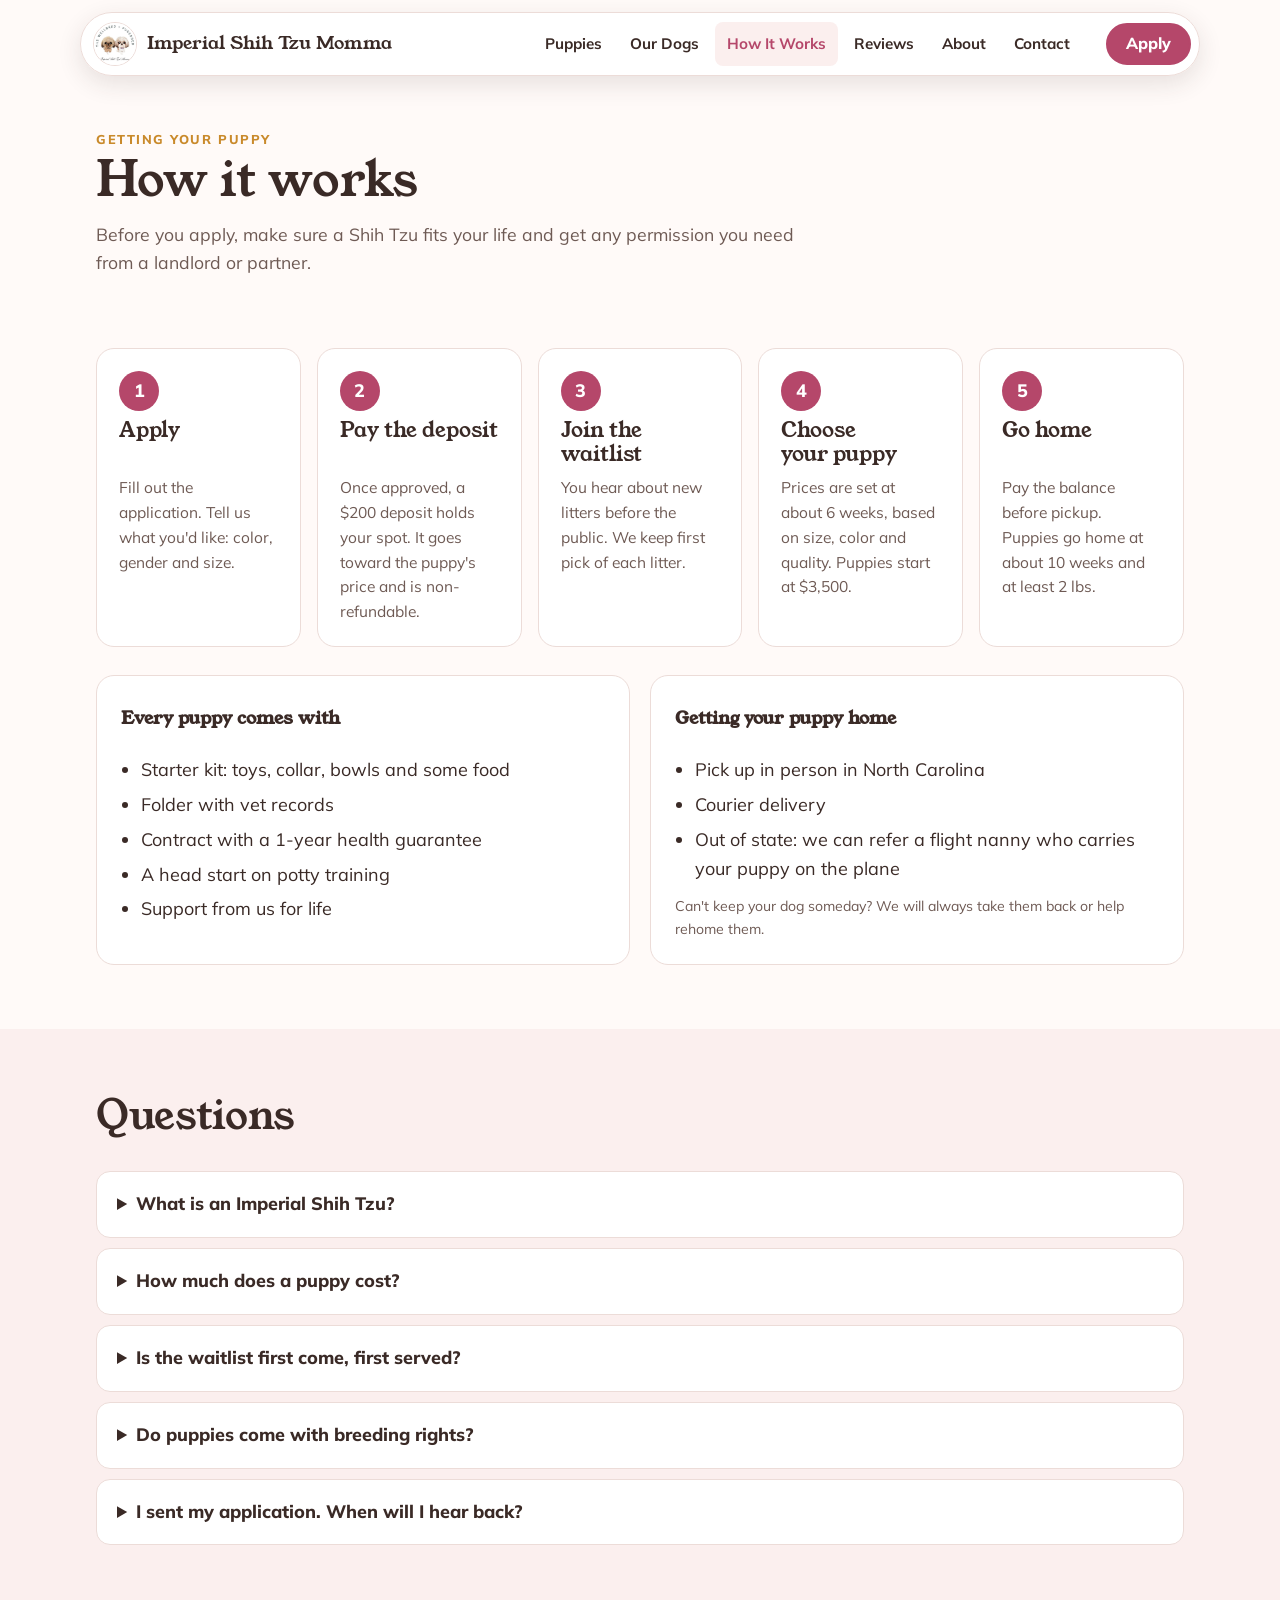
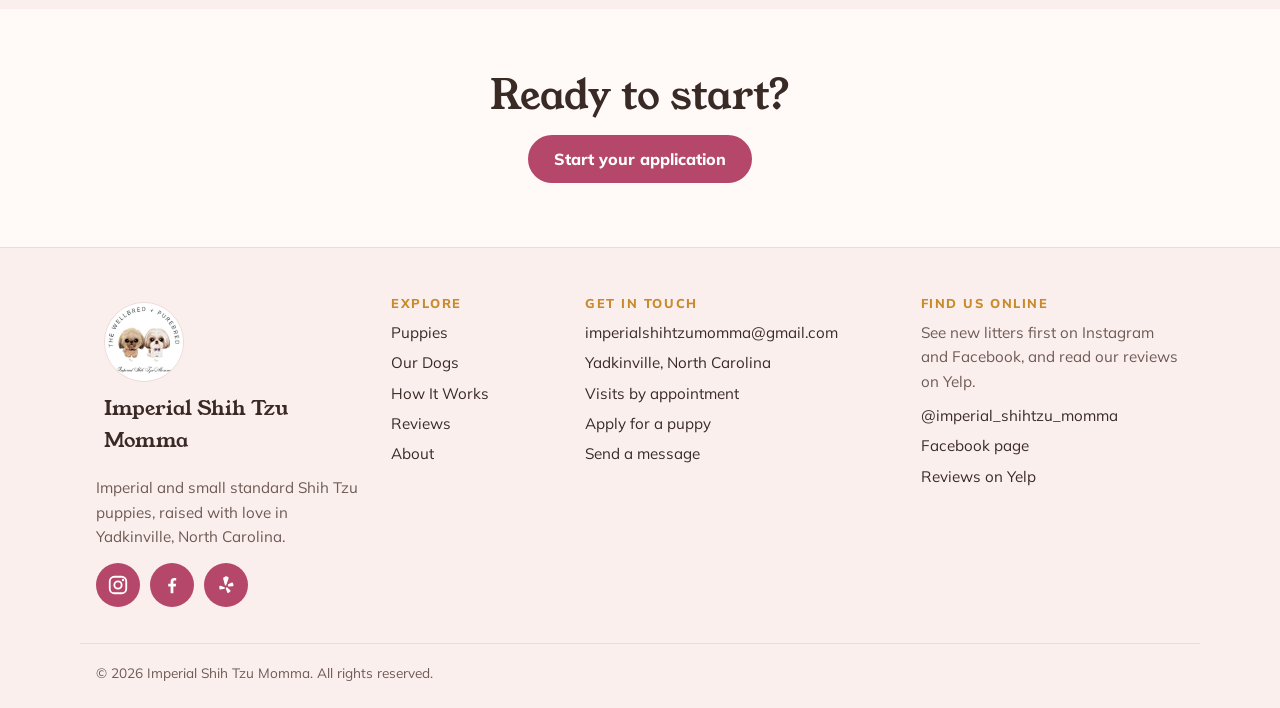
<file: how-it-works.html>
<!doctype html>
<html lang="en">
<head>
<meta charset="utf-8">
<meta name="viewport" content="width=device-width, initial-scale=1, viewport-fit=cover">
<title>How It Works | Imperial Shih Tzu Momma</title>
<meta name="description" content="How to get a puppy: application, $200 deposit, waitlist, pricing and going home.">
<meta property="og:title" content="How It Works | Imperial Shih Tzu Momma">
<meta property="og:description" content="How to get a puppy: application, $200 deposit, waitlist, pricing and going home.">
<meta property="og:image" content="images/pup-red-girl.jpg">
<link rel="icon" href="images/logo.jpg">
<link rel="preconnect" href="https://fonts.googleapis.com">
<link rel="preconnect" href="https://fonts.gstatic.com" crossorigin>
<link rel="stylesheet" href="https://fonts.googleapis.com/css2?family=Young+Serif&family=Mulish:wght@400;600;700;800&display=swap">
<link rel="stylesheet" href="css/styles.css">
</head>
<body>
<a class="skip" href="#main">Skip to content</a>
<header>
  <div class="wrap bar">
    <a class="brand" href="index.html"><img src="images/logo.jpg" alt="">Imperial Shih Tzu Momma</a>
    <button class="menu-btn" id="menuBtn" aria-expanded="false" aria-controls="mainNav">Menu</button>
    <nav id="mainNav" aria-label="Main">
      <ul>
        <li><a href="puppies.html">Puppies</a></li>
        <li><a href="our-dogs.html">Our Dogs</a></li>
        <li><a href="how-it-works.html" aria-current="page">How It Works</a></li>
        <li><a href="reviews.html">Reviews</a></li>
        <li><a href="about.html">About</a></li>
        <li><a href="contact.html">Contact</a></li>
      </ul>
    </nav>
    <a class="btn primary" href="apply.html">Apply</a>
  </div>
</header>
<main id="main">
<section class="page-hero"><div class="wrap"><span class="eyebrow">Getting your puppy</span><h1>How it works</h1><p>Before you apply, make sure a Shih Tzu fits your life and get any permission you need from a landlord or partner.</p></div></section>
<section>
  <div class="wrap">
    <ol class="steps">
      <li><h3>Apply</h3><p>Fill out the application. Tell us what you'd like: color, gender and size.</p></li>
      <li><h3>Pay the deposit</h3><p>Once approved, a $200 deposit holds your spot. It goes toward the puppy's price and is non-refundable.</p></li>
      <li><h3>Join the waitlist</h3><p>You hear about new litters before the public. We keep first pick of each litter.</p></li>
      <li><h3>Choose your puppy</h3><p>Prices are set at about 6 weeks, based on size, color and quality. Puppies start at $3,500.</p></li>
      <li><h3>Go home</h3><p>Pay the balance before pickup. Puppies go home at about 10 weeks and at least 2 lbs.</p></li>
    </ol>
    <div class="two">
      <div class="panel">
        <h2 class="subhead">Every puppy comes with</h2>
        <ul>
          <li>Starter kit: toys, collar, bowls and some food</li>
          <li>Folder with vet records</li>
          <li>Contract with a 1-year health guarantee</li>
          <li>A head start on potty training</li>
          <li>Support from us for life</li>
        </ul>
      </div>
      <div class="panel">
        <h2 class="subhead">Getting your puppy home</h2>
        <ul>
          <li>Pick up in person in North Carolina</li>
          <li>Courier delivery</li>
          <li>Out of state: we can refer a flight nanny who carries your puppy on the plane</li>
        </ul>
        <p class="meta">Can't keep your dog someday? We will always take them back or help rehome them.</p>
      </div>
    </div>
  </div>
</section>
<section class="alt">
  <div class="wrap">
    <div class="head"><h2>Questions</h2></div>
    <div class="faq">
      <details><summary>What is an Imperial Shih Tzu?</summary><p>A smaller Shih Tzu than the AKC standard. The AKC does not list Imperial as a separate breed, but the Alianz Italian Kennel Club does recognize it. We breed both Imperial and small standard sizes.</p></details>
      <details><summary>How much does a puppy cost?</summary><p>Puppies start at $3,500. The final price is set at about 6 weeks, based on size, color and quality.</p></details>
      <details><summary>Is the waitlist first come, first served?</summary><p>Not always. If you want a specific color or gender, you may wait for the right puppy while others go ahead of you.</p></details>
      <details><summary>Do puppies come with breeding rights?</summary><p>Puppies are sold with a spay/neuter agreement. A few are offered to small breeding programs, and those are noted on the listing.</p></details>
      <details><summary>I sent my application. When will I hear back?</summary><p>Usually within a few days. Check your spam folder too. If you haven't heard back, email imperialshihtzumomma@gmail.com.</p></details>
    </div>
  </div>
</section>
<section class="cta-band">
  <div class="wrap">
    <h2>Ready to start?</h2>
    <a class="btn primary" href="apply.html">Start your application</a>
  </div>
</section>
</main>
<footer>
  <div class="wrap foot">
    <div class="foot-brand">
      <a class="brand" href="index.html"><img src="images/logo.jpg" alt="">Imperial Shih Tzu Momma</a>
      <p>Imperial and small standard Shih Tzu puppies, raised with love in Yadkinville, North Carolina.</p>
      <div class="socials">
        <a href="https://www.instagram.com/imperial_shihtzu_momma/" rel="noopener" aria-label="Instagram"><svg viewBox="0 0 24 24" aria-hidden="true"><rect x="3" y="3" width="18" height="18" rx="5" fill="none" stroke="currentColor" stroke-width="2"/><circle cx="12" cy="12" r="4" fill="none" stroke="currentColor" stroke-width="2"/><circle cx="17.5" cy="6.5" r="1.3" fill="currentColor"/></svg></a>
        <a href="https://www.facebook.com/profile.php?id=100063466035252" rel="noopener" aria-label="Facebook"><svg viewBox="0 0 24 24" aria-hidden="true"><path fill="currentColor" d="M13.5 21v-7.5h2.6l.4-3h-3V8.6c0-.9.3-1.5 1.5-1.5h1.6V4.4c-.3 0-1.2-.1-2.3-.1-2.3 0-3.8 1.4-3.8 3.9v2.3H7.9v3h2.6V21z"/></svg></a>
        <a href="https://www.yelp.com/biz/imperial-shih-tzu-momma-santa-maria" rel="noopener" aria-label="Yelp"><svg viewBox="0 0 24 24" aria-hidden="true"><path fill="currentColor" d="M11.2 2.6c.4-.2 2.6.5 3.3.9.4.2.5.6.4 1l-2.6 7.4c-.3.8-1.4.7-1.6-.1L8.9 4.9c-.1-.4.1-.8.5-1 .5-.4 1.4-1 1.8-1.3zM6.1 12.9l4.2 1.5c.8.3.7 1.4-.1 1.6l-4.3 1c-.4.1-.8-.1-.9-.5-.3-.8-.4-2.1-.3-2.9 0-.5.6-.9 1.4-.7zm7.3 1.7l3.3 3.1c.3.3.3.7.1 1-.5.7-1.6 1.6-2.4 1.9-.4.2-.8 0-1-.4l-1.6-4.2c-.3-.8.8-1.5 1.6-1.4zm.9-3.4l4.1-1.8c.4-.2.8 0 1 .3.4.7.8 2 .8 2.8 0 .4-.3.8-.7.8l-4.4.4c-.9.1-1.3-1-.8-1.5z"/></svg></a>
      </div>
    </div>
    <div class="foot-col">
      <h2>Explore</h2>
      <ul><li><a href="puppies.html">Puppies</a></li><li><a href="our-dogs.html">Our Dogs</a></li><li><a href="how-it-works.html">How It Works</a></li><li><a href="reviews.html">Reviews</a></li><li><a href="about.html">About</a></li></ul>
    </div>
    <div class="foot-col">
      <h2>Get in touch</h2>
      <ul><li>imperialshihtzumomma@gmail.com</li><li>Yadkinville, North Carolina</li><li>Visits by appointment</li><li><a href="apply.html">Apply for a puppy</a></li><li><a href="contact.html">Send a message</a></li></ul>
    </div>
    <div class="foot-col">
      <h2>Find us online</h2>
      <p>See new litters first on Instagram and Facebook, and read our reviews on Yelp.</p>
      <ul><li><a href="https://www.instagram.com/imperial_shihtzu_momma/" rel="noopener">@imperial_shihtzu_momma</a></li><li><a href="https://www.facebook.com/profile.php?id=100063466035252" rel="noopener">Facebook page</a></li><li><a href="https://www.yelp.com/biz/imperial-shih-tzu-momma-santa-maria" rel="noopener">Reviews on Yelp</a></li></ul>
    </div>
  </div>
  <div class="wrap foot-base">© 2026 Imperial Shih Tzu Momma. All rights reserved.</div>
</footer>
<script src="js/main.js"></script>
</body>
</html>
</file>
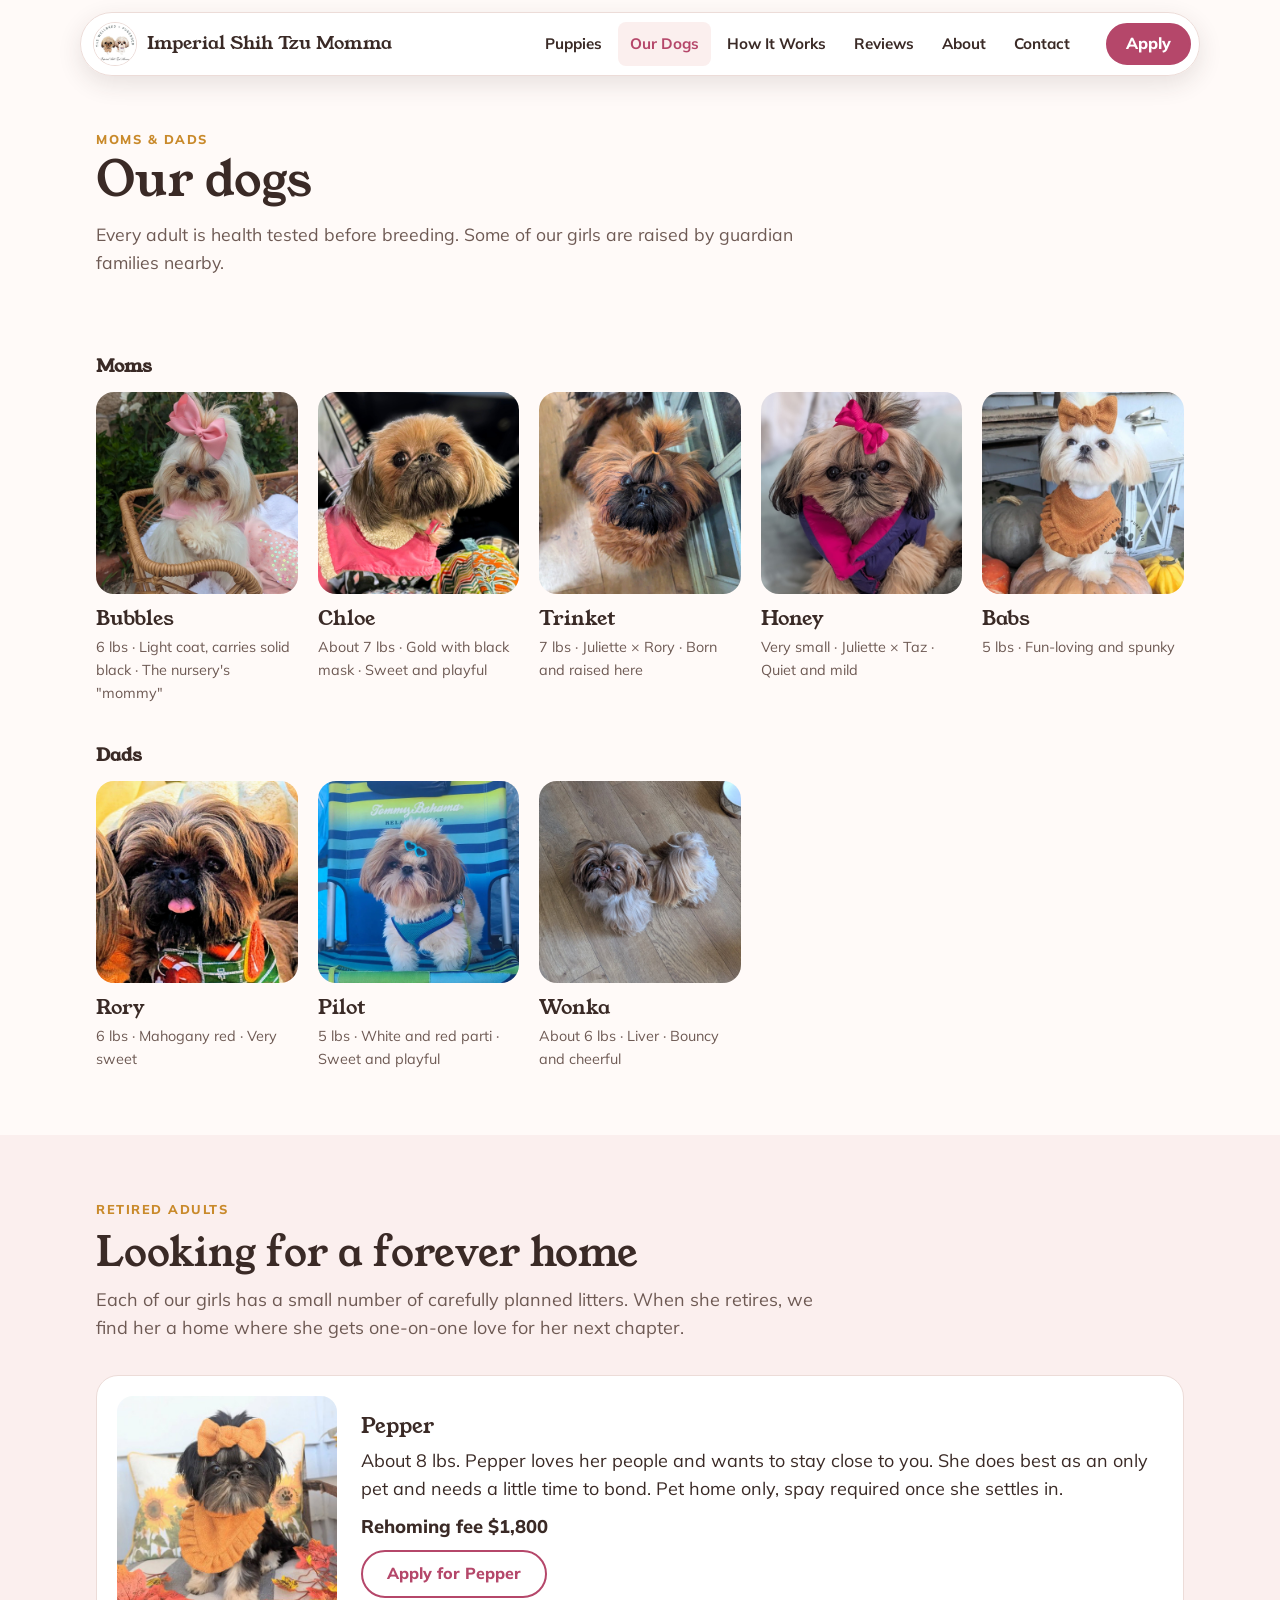
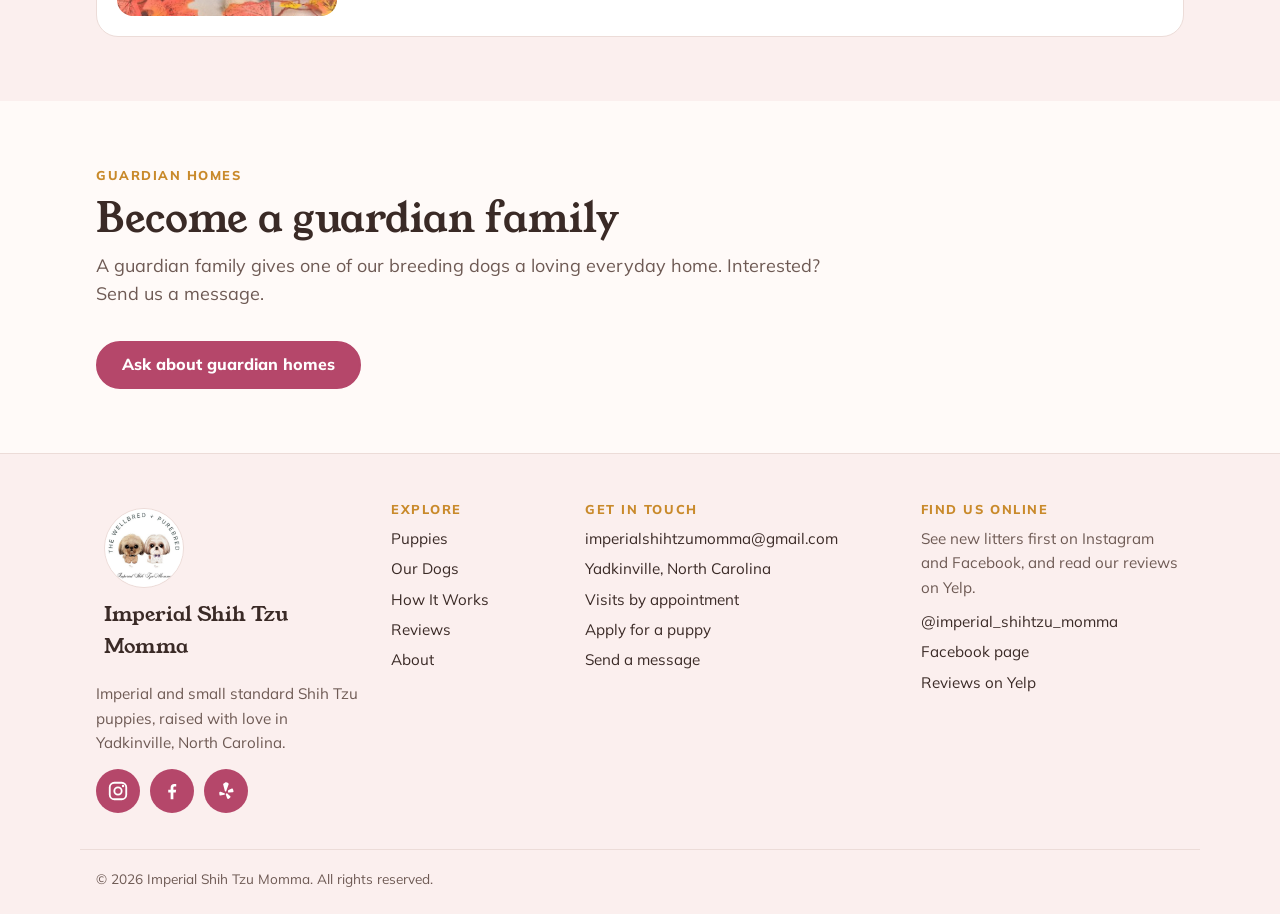
<file: our-dogs.html>
<!doctype html>
<html lang="en">
<head>
<meta charset="utf-8">
<meta name="viewport" content="width=device-width, initial-scale=1, viewport-fit=cover">
<title>Our Dogs | Imperial Shih Tzu Momma</title>
<meta name="description" content="Meet the moms and dads of Imperial Shih Tzu Momma, plus retired adults looking for homes.">
<meta property="og:title" content="Our Dogs | Imperial Shih Tzu Momma">
<meta property="og:description" content="Meet the moms and dads of Imperial Shih Tzu Momma, plus retired adults looking for homes.">
<meta property="og:image" content="images/pup-red-girl.jpg">
<link rel="icon" href="images/logo.jpg">
<link rel="preconnect" href="https://fonts.googleapis.com">
<link rel="preconnect" href="https://fonts.gstatic.com" crossorigin>
<link rel="stylesheet" href="https://fonts.googleapis.com/css2?family=Young+Serif&family=Mulish:wght@400;600;700;800&display=swap">
<link rel="stylesheet" href="css/styles.css">
</head>
<body>
<a class="skip" href="#main">Skip to content</a>
<header>
  <div class="wrap bar">
    <a class="brand" href="index.html"><img src="images/logo.jpg" alt="">Imperial Shih Tzu Momma</a>
    <button class="menu-btn" id="menuBtn" aria-expanded="false" aria-controls="mainNav">Menu</button>
    <nav id="mainNav" aria-label="Main">
      <ul>
        <li><a href="puppies.html">Puppies</a></li>
        <li><a href="our-dogs.html" aria-current="page">Our Dogs</a></li>
        <li><a href="how-it-works.html">How It Works</a></li>
        <li><a href="reviews.html">Reviews</a></li>
        <li><a href="about.html">About</a></li>
        <li><a href="contact.html">Contact</a></li>
      </ul>
    </nav>
    <a class="btn primary" href="apply.html">Apply</a>
  </div>
</header>
<main id="main">
<section class="page-hero"><div class="wrap"><span class="eyebrow">Moms & dads</span><h1>Our dogs</h1><p>Every adult is health tested before breeding. Some of our girls are raised by guardian families nearby.</p></div></section>
<section>
  <div class="wrap">
    <h2 class="subhead">Moms</h2>
    <div class="dogs"><figure class="dog"><img src="images/bubbles.jpg" alt="Bubbles, a light colored Shih Tzu with a pink bow" loading="lazy"><figcaption><strong>Bubbles</strong><span>6 lbs · Light coat, carries solid black · The nursery's "mommy"</span></figcaption></figure><figure class="dog"><img src="images/chloe.jpg" alt="Chloe, a gold Shih Tzu" loading="lazy"><figcaption><strong>Chloe</strong><span>About 7 lbs · Gold with black mask · Sweet and playful</span></figcaption></figure><figure class="dog"><img src="images/trinket.jpg" alt="Trinket, a red Shih Tzu" loading="lazy"><figcaption><strong>Trinket</strong><span>7 lbs · Juliette × Rory · Born and raised here</span></figcaption></figure><figure class="dog"><img src="images/honey.jpg" alt="Honey, a Shih Tzu with a pink bow" loading="lazy"><figcaption><strong>Honey</strong><span>Very small · Juliette × Taz · Quiet and mild</span></figcaption></figure><figure class="dog"><img src="images/babs.jpg" alt="Babs, a white Shih Tzu with an orange bow" loading="lazy"><figcaption><strong>Babs</strong><span>5 lbs · Fun-loving and spunky</span></figcaption></figure></div>
    <h2 class="subhead">Dads</h2>
    <div class="dogs"><figure class="dog"><img src="images/rory.jpg" alt="Rory, a mahogany red Shih Tzu" loading="lazy"><figcaption><strong>Rory</strong><span>6 lbs · Mahogany red · Very sweet</span></figcaption></figure><figure class="dog"><img src="images/pilot.jpg" alt="Pilot, a white and red parti Shih Tzu" loading="lazy"><figcaption><strong>Pilot</strong><span>5 lbs · White and red parti · Sweet and playful</span></figcaption></figure><figure class="dog"><img src="images/wonka.jpg" alt="Wonka, a liver Shih Tzu" loading="lazy"><figcaption><strong>Wonka</strong><span>About 6 lbs · Liver · Bouncy and cheerful</span></figcaption></figure></div>
  </div>
</section>
<section class="alt" id="retired">
  <div class="wrap">
    <div class="head">
      <span class="eyebrow">Retired adults</span>
      <h2>Looking for a forever home</h2>
      <p>Each of our girls has a small number of carefully planned litters. When she retires, we find her a home where she gets one-on-one love for her next chapter.</p>
    </div>
    <div class="adult">
      <img src="images/pepper.jpg" alt="Pepper wearing an orange bow" loading="lazy">
      <div>
        <h3>Pepper</h3>
        <p>About 8 lbs. Pepper loves her people and wants to stay close to you. She does best as an only pet and needs a little time to bond. Pet home only, spay required once she settles in.</p>
        <p class="price">Rehoming fee $1,800</p>
        <div><a class="btn ghost" href="apply.html">Apply for Pepper</a></div>
      </div>
    </div>
  </div>
</section>
<section id="guardian">
  <div class="wrap">
    <div class="head">
      <span class="eyebrow">Guardian homes</span>
      <h2>Become a guardian family</h2>
      <p>A guardian family gives one of our breeding dogs a loving everyday home. Interested? Send us a message.</p>
    </div>
    <a class="btn primary" href="contact.html">Ask about guardian homes</a>
  </div>
</section>
</main>
<footer>
  <div class="wrap foot">
    <div class="foot-brand">
      <a class="brand" href="index.html"><img src="images/logo.jpg" alt="">Imperial Shih Tzu Momma</a>
      <p>Imperial and small standard Shih Tzu puppies, raised with love in Yadkinville, North Carolina.</p>
      <div class="socials">
        <a href="https://www.instagram.com/imperial_shihtzu_momma/" rel="noopener" aria-label="Instagram"><svg viewBox="0 0 24 24" aria-hidden="true"><rect x="3" y="3" width="18" height="18" rx="5" fill="none" stroke="currentColor" stroke-width="2"/><circle cx="12" cy="12" r="4" fill="none" stroke="currentColor" stroke-width="2"/><circle cx="17.5" cy="6.5" r="1.3" fill="currentColor"/></svg></a>
        <a href="https://www.facebook.com/profile.php?id=100063466035252" rel="noopener" aria-label="Facebook"><svg viewBox="0 0 24 24" aria-hidden="true"><path fill="currentColor" d="M13.5 21v-7.5h2.6l.4-3h-3V8.6c0-.9.3-1.5 1.5-1.5h1.6V4.4c-.3 0-1.2-.1-2.3-.1-2.3 0-3.8 1.4-3.8 3.9v2.3H7.9v3h2.6V21z"/></svg></a>
        <a href="https://www.yelp.com/biz/imperial-shih-tzu-momma-santa-maria" rel="noopener" aria-label="Yelp"><svg viewBox="0 0 24 24" aria-hidden="true"><path fill="currentColor" d="M11.2 2.6c.4-.2 2.6.5 3.3.9.4.2.5.6.4 1l-2.6 7.4c-.3.8-1.4.7-1.6-.1L8.9 4.9c-.1-.4.1-.8.5-1 .5-.4 1.4-1 1.8-1.3zM6.1 12.9l4.2 1.5c.8.3.7 1.4-.1 1.6l-4.3 1c-.4.1-.8-.1-.9-.5-.3-.8-.4-2.1-.3-2.9 0-.5.6-.9 1.4-.7zm7.3 1.7l3.3 3.1c.3.3.3.7.1 1-.5.7-1.6 1.6-2.4 1.9-.4.2-.8 0-1-.4l-1.6-4.2c-.3-.8.8-1.5 1.6-1.4zm.9-3.4l4.1-1.8c.4-.2.8 0 1 .3.4.7.8 2 .8 2.8 0 .4-.3.8-.7.8l-4.4.4c-.9.1-1.3-1-.8-1.5z"/></svg></a>
      </div>
    </div>
    <div class="foot-col">
      <h2>Explore</h2>
      <ul><li><a href="puppies.html">Puppies</a></li><li><a href="our-dogs.html">Our Dogs</a></li><li><a href="how-it-works.html">How It Works</a></li><li><a href="reviews.html">Reviews</a></li><li><a href="about.html">About</a></li></ul>
    </div>
    <div class="foot-col">
      <h2>Get in touch</h2>
      <ul><li>imperialshihtzumomma@gmail.com</li><li>Yadkinville, North Carolina</li><li>Visits by appointment</li><li><a href="apply.html">Apply for a puppy</a></li><li><a href="contact.html">Send a message</a></li></ul>
    </div>
    <div class="foot-col">
      <h2>Find us online</h2>
      <p>See new litters first on Instagram and Facebook, and read our reviews on Yelp.</p>
      <ul><li><a href="https://www.instagram.com/imperial_shihtzu_momma/" rel="noopener">@imperial_shihtzu_momma</a></li><li><a href="https://www.facebook.com/profile.php?id=100063466035252" rel="noopener">Facebook page</a></li><li><a href="https://www.yelp.com/biz/imperial-shih-tzu-momma-santa-maria" rel="noopener">Reviews on Yelp</a></li></ul>
    </div>
  </div>
  <div class="wrap foot-base">© 2026 Imperial Shih Tzu Momma. All rights reserved.</div>
</footer>
<script src="js/main.js"></script>
</body>
</html>
</file>
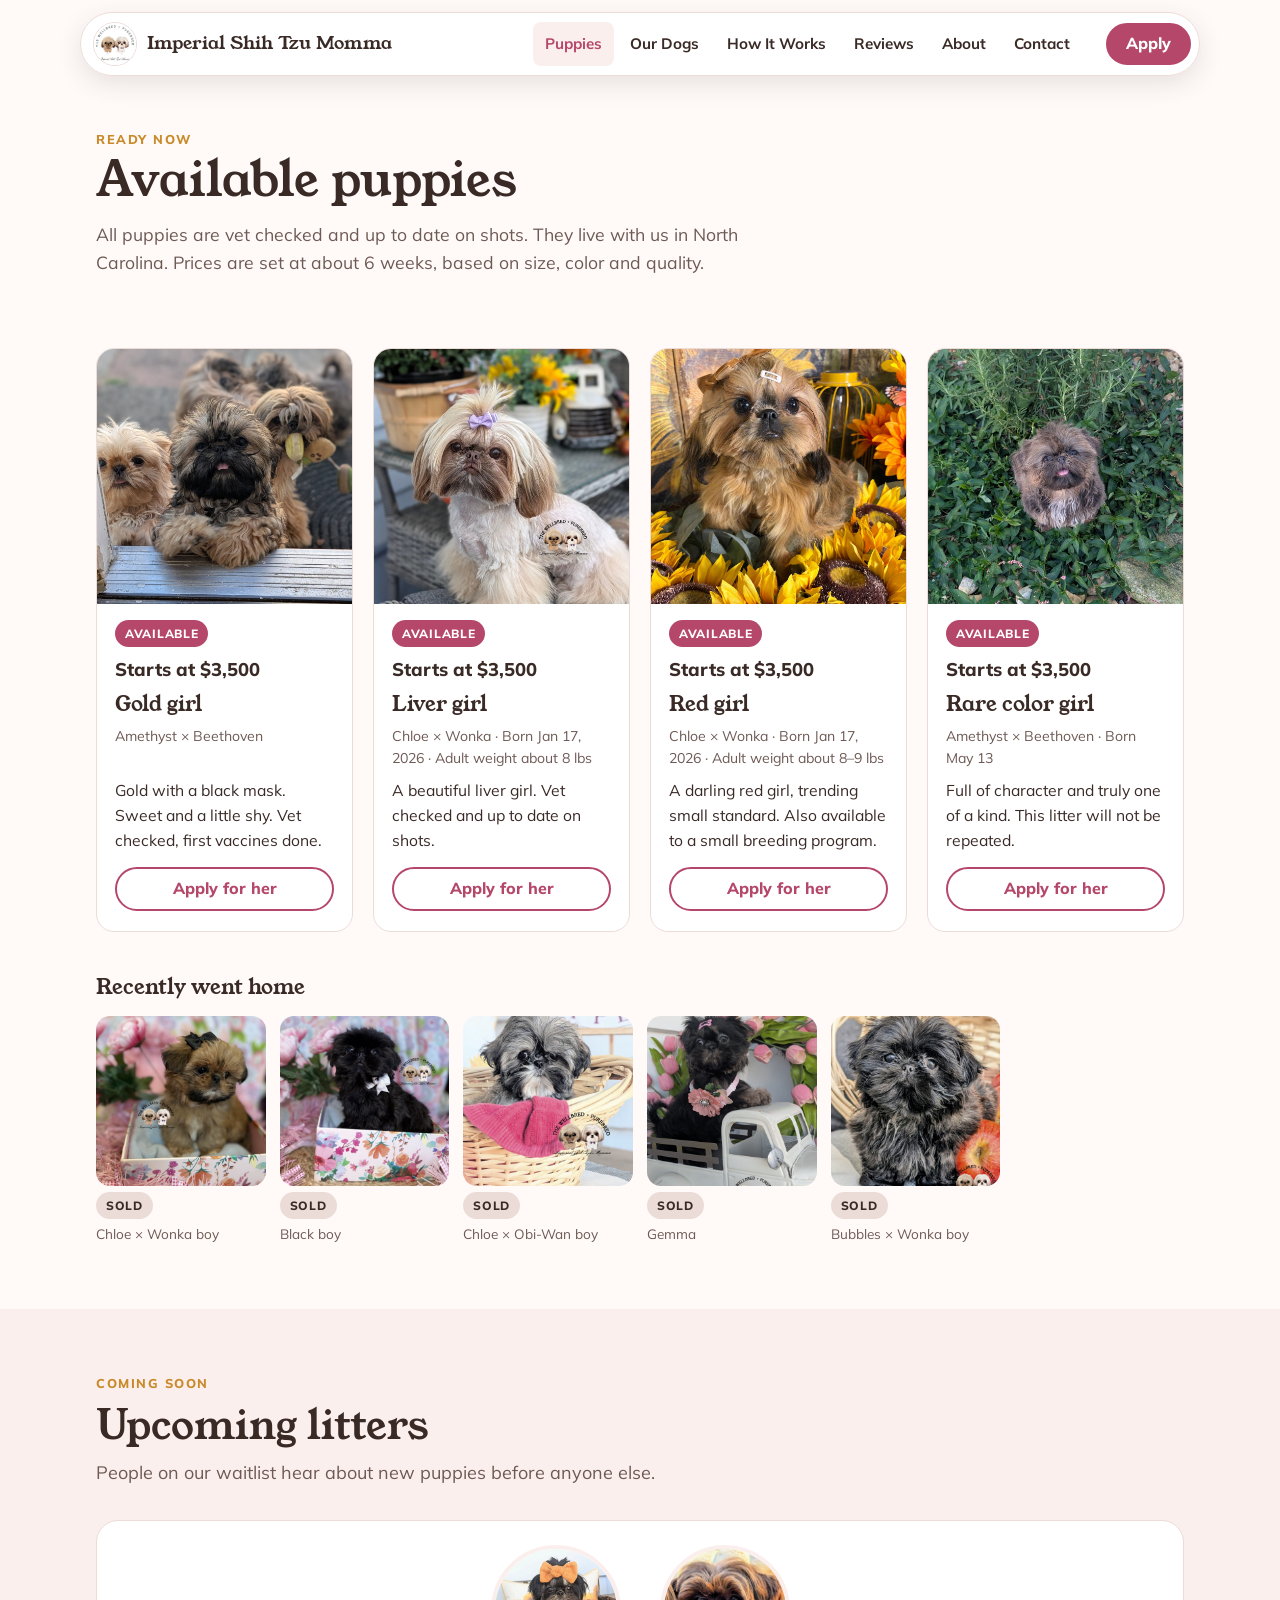
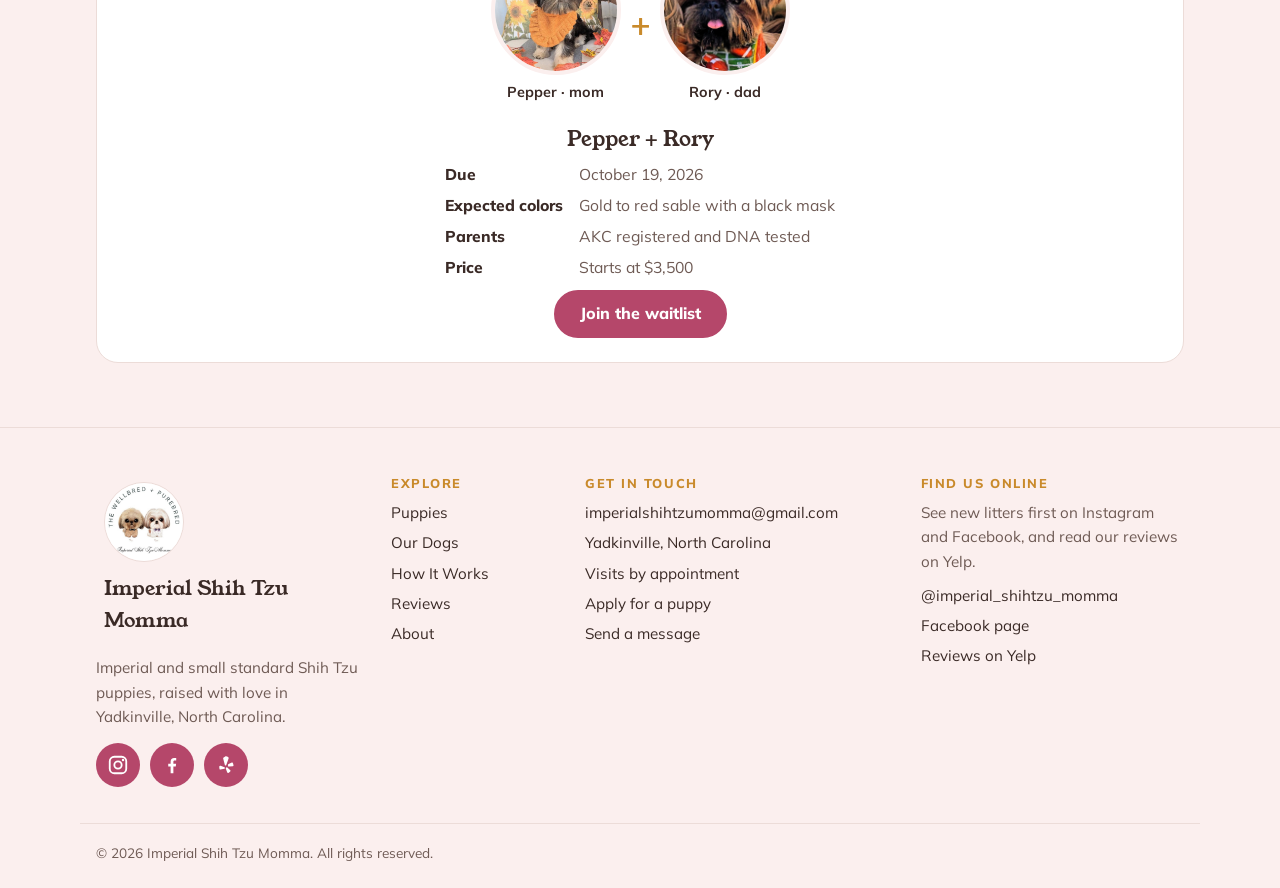
<file: puppies.html>
<!doctype html>
<html lang="en">
<head>
<meta charset="utf-8">
<meta name="viewport" content="width=device-width, initial-scale=1, viewport-fit=cover">
<title>Puppies | Imperial Shih Tzu Momma</title>
<meta name="description" content="Available Shih Tzu puppies and upcoming litters. Puppies start at $3,500.">
<meta property="og:title" content="Puppies | Imperial Shih Tzu Momma">
<meta property="og:description" content="Available Shih Tzu puppies and upcoming litters. Puppies start at $3,500.">
<meta property="og:image" content="images/pup-red-girl.jpg">
<link rel="icon" href="images/logo.jpg">
<link rel="preconnect" href="https://fonts.googleapis.com">
<link rel="preconnect" href="https://fonts.gstatic.com" crossorigin>
<link rel="stylesheet" href="https://fonts.googleapis.com/css2?family=Young+Serif&family=Mulish:wght@400;600;700;800&display=swap">
<link rel="stylesheet" href="css/styles.css">
</head>
<body>
<a class="skip" href="#main">Skip to content</a>
<header>
  <div class="wrap bar">
    <a class="brand" href="index.html"><img src="images/logo.jpg" alt="">Imperial Shih Tzu Momma</a>
    <button class="menu-btn" id="menuBtn" aria-expanded="false" aria-controls="mainNav">Menu</button>
    <nav id="mainNav" aria-label="Main">
      <ul>
        <li><a href="puppies.html" aria-current="page">Puppies</a></li>
        <li><a href="our-dogs.html">Our Dogs</a></li>
        <li><a href="how-it-works.html">How It Works</a></li>
        <li><a href="reviews.html">Reviews</a></li>
        <li><a href="about.html">About</a></li>
        <li><a href="contact.html">Contact</a></li>
      </ul>
    </nav>
    <a class="btn primary" href="apply.html">Apply</a>
  </div>
</header>
<main id="main">
<section class="page-hero"><div class="wrap"><span class="eyebrow">Ready now</span><h1>Available puppies</h1><p>All puppies are vet checked and up to date on shots. They live with us in North Carolina. Prices are set at about 6 weeks, based on size, color and quality.</p></div></section>
<section>
  <div class="wrap">
    <div class="grid">
      <article class="pup">
        <img src="images/pup-gold-girl.jpg" alt="Gold Shih Tzu puppy with a black mask" loading="lazy">
        <div class="body">
          <div class="row"><span class="tag ready">Available</span><span class="price">Starts at $3,500</span></div>
          <h3>Gold girl</h3>
          <p class="meta">Amethyst × Beethoven</p>
          <p class="desc">Gold with a black mask. Sweet and a little shy. Vet checked, first vaccines done.</p>
          <a class="btn ghost" href="apply.html">Apply for her</a>
        </div>
      </article><article class="pup">
        <img src="images/pup-liver-girl.jpg" alt="Light liver Shih Tzu puppy" loading="lazy">
        <div class="body">
          <div class="row"><span class="tag ready">Available</span><span class="price">Starts at $3,500</span></div>
          <h3>Liver girl</h3>
          <p class="meta">Chloe × Wonka · Born Jan 17, 2026 · Adult weight about 8 lbs</p>
          <p class="desc">A beautiful liver girl. Vet checked and up to date on shots.</p>
          <a class="btn ghost" href="apply.html">Apply for her</a>
        </div>
      </article><article class="pup">
        <img src="images/pup-red-girl.jpg" alt="Red Shih Tzu puppy among sunflowers" loading="lazy">
        <div class="body">
          <div class="row"><span class="tag ready">Available</span><span class="price">Starts at $3,500</span></div>
          <h3>Red girl</h3>
          <p class="meta">Chloe × Wonka · Born Jan 17, 2026 · Adult weight about 8–9 lbs</p>
          <p class="desc">A darling red girl, trending small standard. Also available to a small breeding program.</p>
          <a class="btn ghost" href="apply.html">Apply for her</a>
        </div>
      </article><article class="pup">
        <img src="images/pup-rare-girl.jpg" alt="Rare colored Shih Tzu puppy on green grass" loading="lazy">
        <div class="body">
          <div class="row"><span class="tag ready">Available</span><span class="price">Starts at $3,500</span></div>
          <h3>Rare color girl</h3>
          <p class="meta">Amethyst × Beethoven · Born May 13</p>
          <p class="desc">Full of character and truly one of a kind. This litter will not be repeated.</p>
          <a class="btn ghost" href="apply.html">Apply for her</a>
        </div>
      </article>
    </div>
    <div class="sold-strip">
      <h3>Recently went home</h3>
      <div class="sold-grid">
        <figure><img src="images/pup-small-boy.jpg" alt="Gold Shih Tzu puppy boy" loading="lazy"><figcaption><span class="tag sold">Sold</span> Chloe × Wonka boy</figcaption></figure><figure><img src="images/pup-black-boy.jpg" alt="Black Shih Tzu puppy boy" loading="lazy"><figcaption><span class="tag sold">Sold</span> Black boy</figcaption></figure><figure><img src="images/pup-obi-boy.jpg" alt="Shih Tzu puppy in a basket" loading="lazy"><figcaption><span class="tag sold">Sold</span> Chloe × Obi-Wan boy</figcaption></figure><figure><img src="images/pup-gemma.jpg" alt="Blue Dobie marked Shih Tzu puppy" loading="lazy"><figcaption><span class="tag sold">Sold</span> Gemma</figcaption></figure><figure><img src="images/pup-bubbles-boy.jpg" alt="Dark Shih Tzu puppy boy" loading="lazy"><figcaption><span class="tag sold">Sold</span> Bubbles × Wonka boy</figcaption></figure>
      </div>
    </div>
  </div>
</section>
<section class="alt" id="upcoming">
  <div class="wrap">
    <div class="head">
      <span class="eyebrow">Coming soon</span>
      <h2>Upcoming litters</h2>
      <p>People on our waitlist hear about new puppies before anyone else.</p>
    </div>
    <div class="litter">
      <div class="pair">
        <figure><img src="images/pepper.jpg" alt="Pepper, the mom" loading="lazy">Pepper · mom</figure>
        <span class="plus" aria-hidden="true">+</span>
        <figure><img src="images/rory.jpg" alt="Rory, the dad" loading="lazy">Rory · dad</figure>
      </div>
      <div class="info">
        <h3>Pepper + Rory</h3>
        <dl>
          <dt>Due</dt><dd>October 19, 2026</dd>
          <dt>Expected colors</dt><dd>Gold to red sable with a black mask</dd>
          <dt>Parents</dt><dd>AKC registered and DNA tested</dd>
          <dt>Price</dt><dd>Starts at $3,500</dd>
        </dl>
        <div><a class="btn primary" href="apply.html">Join the waitlist</a></div>
      </div>
    </div>
  </div>
</section>
</main>
<footer>
  <div class="wrap foot">
    <div class="foot-brand">
      <a class="brand" href="index.html"><img src="images/logo.jpg" alt="">Imperial Shih Tzu Momma</a>
      <p>Imperial and small standard Shih Tzu puppies, raised with love in Yadkinville, North Carolina.</p>
      <div class="socials">
        <a href="https://www.instagram.com/imperial_shihtzu_momma/" rel="noopener" aria-label="Instagram"><svg viewBox="0 0 24 24" aria-hidden="true"><rect x="3" y="3" width="18" height="18" rx="5" fill="none" stroke="currentColor" stroke-width="2"/><circle cx="12" cy="12" r="4" fill="none" stroke="currentColor" stroke-width="2"/><circle cx="17.5" cy="6.5" r="1.3" fill="currentColor"/></svg></a>
        <a href="https://www.facebook.com/profile.php?id=100063466035252" rel="noopener" aria-label="Facebook"><svg viewBox="0 0 24 24" aria-hidden="true"><path fill="currentColor" d="M13.5 21v-7.5h2.6l.4-3h-3V8.6c0-.9.3-1.5 1.5-1.5h1.6V4.4c-.3 0-1.2-.1-2.3-.1-2.3 0-3.8 1.4-3.8 3.9v2.3H7.9v3h2.6V21z"/></svg></a>
        <a href="https://www.yelp.com/biz/imperial-shih-tzu-momma-santa-maria" rel="noopener" aria-label="Yelp"><svg viewBox="0 0 24 24" aria-hidden="true"><path fill="currentColor" d="M11.2 2.6c.4-.2 2.6.5 3.3.9.4.2.5.6.4 1l-2.6 7.4c-.3.8-1.4.7-1.6-.1L8.9 4.9c-.1-.4.1-.8.5-1 .5-.4 1.4-1 1.8-1.3zM6.1 12.9l4.2 1.5c.8.3.7 1.4-.1 1.6l-4.3 1c-.4.1-.8-.1-.9-.5-.3-.8-.4-2.1-.3-2.9 0-.5.6-.9 1.4-.7zm7.3 1.7l3.3 3.1c.3.3.3.7.1 1-.5.7-1.6 1.6-2.4 1.9-.4.2-.8 0-1-.4l-1.6-4.2c-.3-.8.8-1.5 1.6-1.4zm.9-3.4l4.1-1.8c.4-.2.8 0 1 .3.4.7.8 2 .8 2.8 0 .4-.3.8-.7.8l-4.4.4c-.9.1-1.3-1-.8-1.5z"/></svg></a>
      </div>
    </div>
    <div class="foot-col">
      <h2>Explore</h2>
      <ul><li><a href="puppies.html">Puppies</a></li><li><a href="our-dogs.html">Our Dogs</a></li><li><a href="how-it-works.html">How It Works</a></li><li><a href="reviews.html">Reviews</a></li><li><a href="about.html">About</a></li></ul>
    </div>
    <div class="foot-col">
      <h2>Get in touch</h2>
      <ul><li>imperialshihtzumomma@gmail.com</li><li>Yadkinville, North Carolina</li><li>Visits by appointment</li><li><a href="apply.html">Apply for a puppy</a></li><li><a href="contact.html">Send a message</a></li></ul>
    </div>
    <div class="foot-col">
      <h2>Find us online</h2>
      <p>See new litters first on Instagram and Facebook, and read our reviews on Yelp.</p>
      <ul><li><a href="https://www.instagram.com/imperial_shihtzu_momma/" rel="noopener">@imperial_shihtzu_momma</a></li><li><a href="https://www.facebook.com/profile.php?id=100063466035252" rel="noopener">Facebook page</a></li><li><a href="https://www.yelp.com/biz/imperial-shih-tzu-momma-santa-maria" rel="noopener">Reviews on Yelp</a></li></ul>
    </div>
  </div>
  <div class="wrap foot-base">© 2026 Imperial Shih Tzu Momma. All rights reserved.</div>
</footer>
<script src="js/main.js"></script>
</body>
</html>
</file>
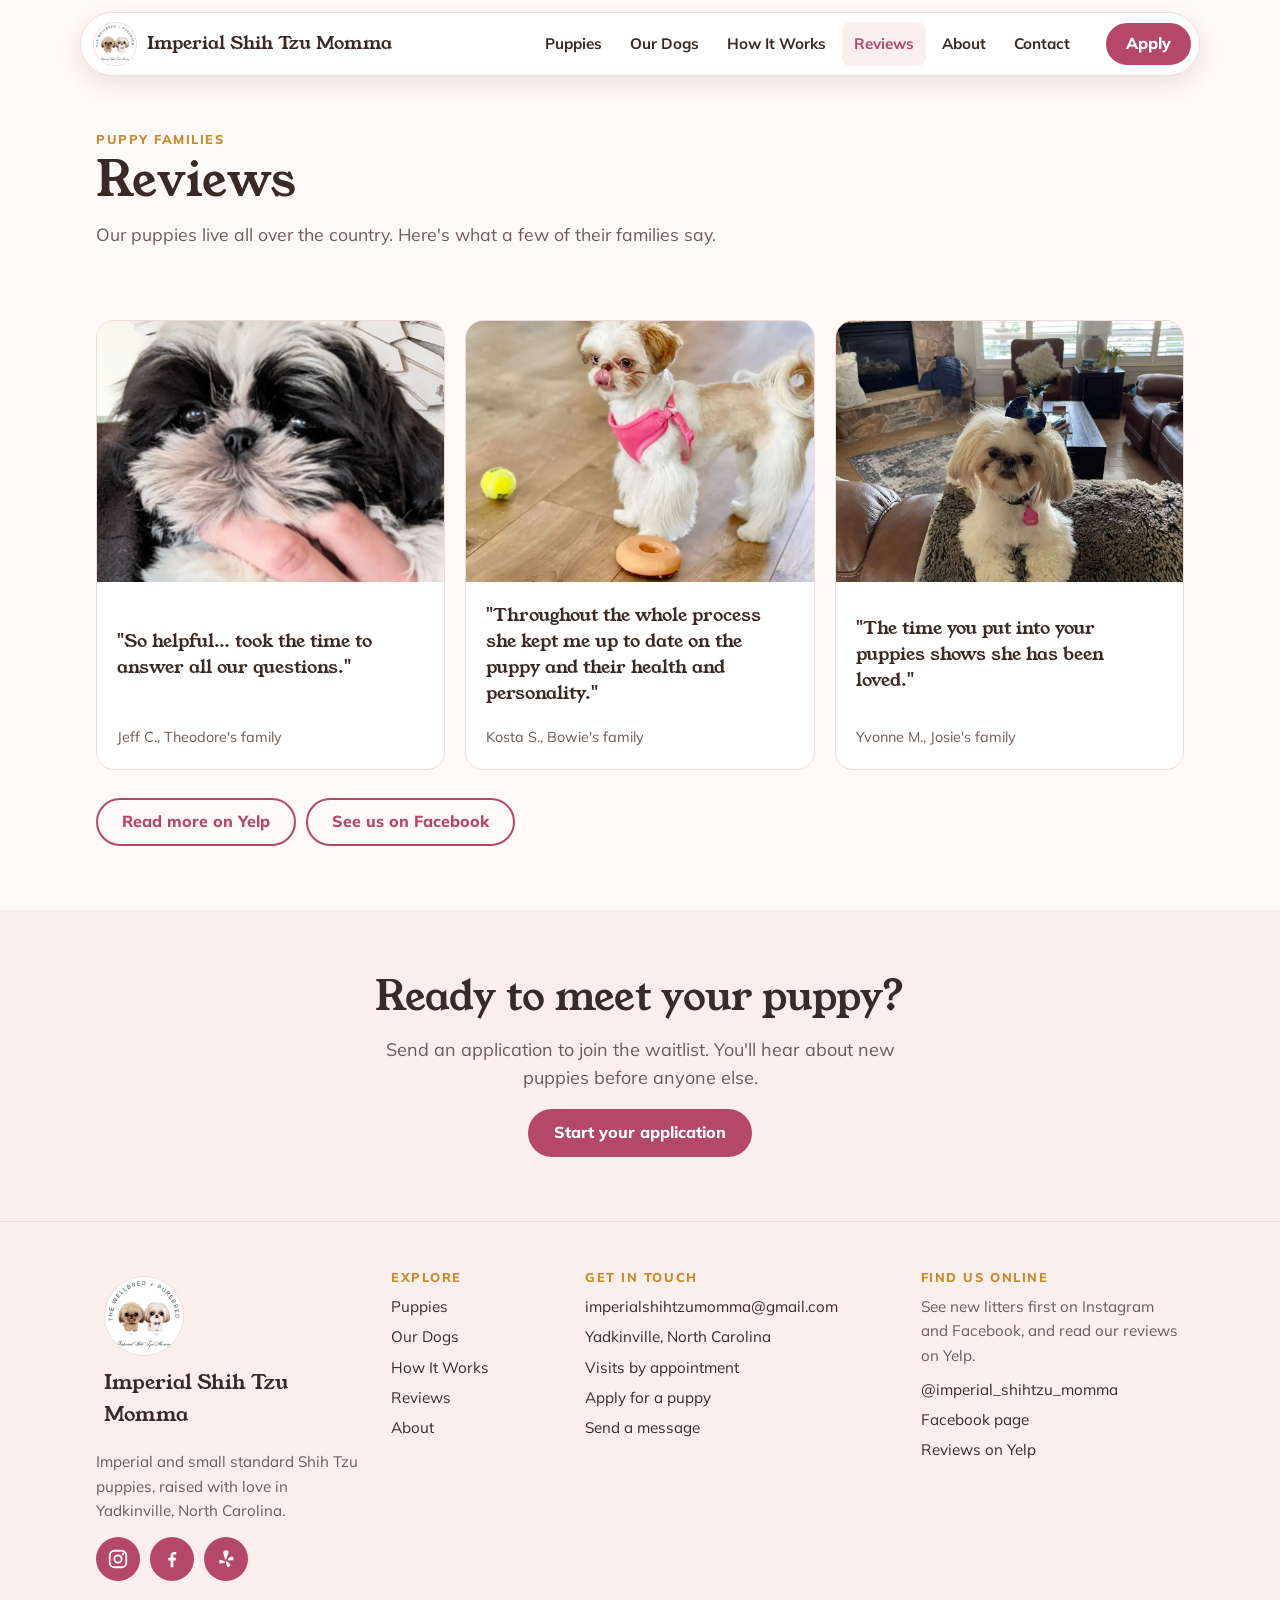
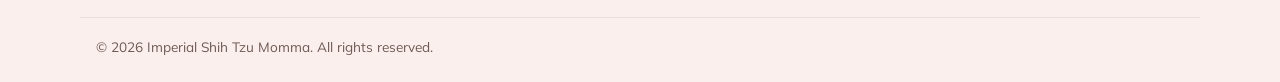
<file: reviews.html>
<!doctype html>
<html lang="en">
<head>
<meta charset="utf-8">
<meta name="viewport" content="width=device-width, initial-scale=1, viewport-fit=cover">
<title>Reviews | Imperial Shih Tzu Momma</title>
<meta name="description" content="Reviews from Imperial Shih Tzu Momma puppy families.">
<meta property="og:title" content="Reviews | Imperial Shih Tzu Momma">
<meta property="og:description" content="Reviews from Imperial Shih Tzu Momma puppy families.">
<meta property="og:image" content="images/pup-red-girl.jpg">
<link rel="icon" href="images/logo.jpg">
<link rel="preconnect" href="https://fonts.googleapis.com">
<link rel="preconnect" href="https://fonts.gstatic.com" crossorigin>
<link rel="stylesheet" href="https://fonts.googleapis.com/css2?family=Young+Serif&family=Mulish:wght@400;600;700;800&display=swap">
<link rel="stylesheet" href="css/styles.css">
</head>
<body>
<a class="skip" href="#main">Skip to content</a>
<header>
  <div class="wrap bar">
    <a class="brand" href="index.html"><img src="images/logo.jpg" alt="">Imperial Shih Tzu Momma</a>
    <button class="menu-btn" id="menuBtn" aria-expanded="false" aria-controls="mainNav">Menu</button>
    <nav id="mainNav" aria-label="Main">
      <ul>
        <li><a href="puppies.html">Puppies</a></li>
        <li><a href="our-dogs.html">Our Dogs</a></li>
        <li><a href="how-it-works.html">How It Works</a></li>
        <li><a href="reviews.html" aria-current="page">Reviews</a></li>
        <li><a href="about.html">About</a></li>
        <li><a href="contact.html">Contact</a></li>
      </ul>
    </nav>
    <a class="btn primary" href="apply.html">Apply</a>
  </div>
</header>
<main id="main">
<section class="page-hero"><div class="wrap"><span class="eyebrow">Puppy families</span><h1>Reviews</h1><p>Our puppies live all over the country. Here's what a few of their families say.</p></div></section>
<section>
  <div class="wrap">
    <div class="reviews"><figure class="review"><img src="images/review-theodore.jpg" alt="Theodore, a black and white Shih Tzu" loading="lazy"><blockquote>"So helpful… took the time to answer all our questions."</blockquote><figcaption>Jeff C., Theodore's family</figcaption></figure><figure class="review"><img src="images/review-bowie.jpg" alt="Bowie playing on a wood floor" loading="lazy"><blockquote>"Throughout the whole process she kept me up to date on the puppy and their health and personality."</blockquote><figcaption>Kosta S., Bowie's family</figcaption></figure><figure class="review"><img src="images/review-josie.jpg" alt="Josie sitting on a sofa" loading="lazy"><blockquote>"The time you put into your puppies shows she has been loved."</blockquote><figcaption>Yvonne M., Josie's family</figcaption></figure></div>
    <div class="more social">
      <a class="btn ghost" href="https://www.yelp.com/biz/imperial-shih-tzu-momma-santa-maria" rel="noopener">Read more on Yelp</a>
      <a class="btn ghost" href="https://www.facebook.com/profile.php?id=100063466035252" rel="noopener">See us on Facebook</a>
    </div>
  </div>
</section>
<section class="alt cta-band">
  <div class="wrap">
    <h2>Ready to meet your puppy?</h2>
    <p>Send an application to join the waitlist. You'll hear about new puppies before anyone else.</p>
    <a class="btn primary" href="apply.html">Start your application</a>
  </div>
</section>
</main>
<footer>
  <div class="wrap foot">
    <div class="foot-brand">
      <a class="brand" href="index.html"><img src="images/logo.jpg" alt="">Imperial Shih Tzu Momma</a>
      <p>Imperial and small standard Shih Tzu puppies, raised with love in Yadkinville, North Carolina.</p>
      <div class="socials">
        <a href="https://www.instagram.com/imperial_shihtzu_momma/" rel="noopener" aria-label="Instagram"><svg viewBox="0 0 24 24" aria-hidden="true"><rect x="3" y="3" width="18" height="18" rx="5" fill="none" stroke="currentColor" stroke-width="2"/><circle cx="12" cy="12" r="4" fill="none" stroke="currentColor" stroke-width="2"/><circle cx="17.5" cy="6.5" r="1.3" fill="currentColor"/></svg></a>
        <a href="https://www.facebook.com/profile.php?id=100063466035252" rel="noopener" aria-label="Facebook"><svg viewBox="0 0 24 24" aria-hidden="true"><path fill="currentColor" d="M13.5 21v-7.5h2.6l.4-3h-3V8.6c0-.9.3-1.5 1.5-1.5h1.6V4.4c-.3 0-1.2-.1-2.3-.1-2.3 0-3.8 1.4-3.8 3.9v2.3H7.9v3h2.6V21z"/></svg></a>
        <a href="https://www.yelp.com/biz/imperial-shih-tzu-momma-santa-maria" rel="noopener" aria-label="Yelp"><svg viewBox="0 0 24 24" aria-hidden="true"><path fill="currentColor" d="M11.2 2.6c.4-.2 2.6.5 3.3.9.4.2.5.6.4 1l-2.6 7.4c-.3.8-1.4.7-1.6-.1L8.9 4.9c-.1-.4.1-.8.5-1 .5-.4 1.4-1 1.8-1.3zM6.1 12.9l4.2 1.5c.8.3.7 1.4-.1 1.6l-4.3 1c-.4.1-.8-.1-.9-.5-.3-.8-.4-2.1-.3-2.9 0-.5.6-.9 1.4-.7zm7.3 1.7l3.3 3.1c.3.3.3.7.1 1-.5.7-1.6 1.6-2.4 1.9-.4.2-.8 0-1-.4l-1.6-4.2c-.3-.8.8-1.5 1.6-1.4zm.9-3.4l4.1-1.8c.4-.2.8 0 1 .3.4.7.8 2 .8 2.8 0 .4-.3.8-.7.8l-4.4.4c-.9.1-1.3-1-.8-1.5z"/></svg></a>
      </div>
    </div>
    <div class="foot-col">
      <h2>Explore</h2>
      <ul><li><a href="puppies.html">Puppies</a></li><li><a href="our-dogs.html">Our Dogs</a></li><li><a href="how-it-works.html">How It Works</a></li><li><a href="reviews.html">Reviews</a></li><li><a href="about.html">About</a></li></ul>
    </div>
    <div class="foot-col">
      <h2>Get in touch</h2>
      <ul><li>imperialshihtzumomma@gmail.com</li><li>Yadkinville, North Carolina</li><li>Visits by appointment</li><li><a href="apply.html">Apply for a puppy</a></li><li><a href="contact.html">Send a message</a></li></ul>
    </div>
    <div class="foot-col">
      <h2>Find us online</h2>
      <p>See new litters first on Instagram and Facebook, and read our reviews on Yelp.</p>
      <ul><li><a href="https://www.instagram.com/imperial_shihtzu_momma/" rel="noopener">@imperial_shihtzu_momma</a></li><li><a href="https://www.facebook.com/profile.php?id=100063466035252" rel="noopener">Facebook page</a></li><li><a href="https://www.yelp.com/biz/imperial-shih-tzu-momma-santa-maria" rel="noopener">Reviews on Yelp</a></li></ul>
    </div>
  </div>
  <div class="wrap foot-base">© 2026 Imperial Shih Tzu Momma. All rights reserved.</div>
</footer>
<script src="js/main.js"></script>
</body>
</html>
</file>
<file: css/styles.css>
html{-webkit-text-size-adjust:100%}
body{margin:0}
img{max-width:100%;height:auto}
[hidden]{display:none!important}
/* Layout: one calm scrolling page, sticky nav, photo-first cards; each section = one Wix page */
:root{
  --bg:#fffaf8; --surface:#ffffff; --tint:#fbefee; --fg:#3a2a26; --muted:#6e5a54;
  --rose:#b5476a; --rose-ink:#ffffff; --honey:#c98a2b; --line:#ecdcd8; --sold:#8a7b77;
  --display:"Young Serif",Georgia,serif; --body:"Mulish",system-ui,-apple-system,"Segoe UI",sans-serif;
}
@media (prefers-color-scheme:dark){:root:not([data-theme="light"]){
  --bg:#1f1817; --surface:#2a2120; --tint:#33272a; --fg:#f5ebe8; --muted:#c9b6b0;
  --rose:#f08aab; --rose-ink:#2a1219; --honey:#e9b45e; --line:#46383a; --sold:#a8999a; color-scheme:dark}}
:root[data-theme="dark"]{
  --bg:#1f1817; --surface:#2a2120; --tint:#33272a; --fg:#f5ebe8; --muted:#c9b6b0;
  --rose:#f08aab; --rose-ink:#2a1219; --honey:#e9b45e; --line:#46383a; --sold:#a8999a; color-scheme:dark}
*{box-sizing:border-box}
html{scroll-behavior:smooth;scroll-padding-top:72px}
@media (prefers-reduced-motion:reduce){html{scroll-behavior:auto}}
body{background:var(--bg);color:var(--fg);font-family:var(--body);font-size:18px;line-height:1.6}
body::before{content:"";position:fixed;inset:0 0 auto;height:env(safe-area-inset-top,0px);z-index:10;background:var(--surface)}
.wrap{max-width:1120px;margin:0 auto;padding-left:max(16px,env(safe-area-inset-left,0px));padding-right:max(16px,env(safe-area-inset-right,0px))}
h1,h2,h3{font-family:var(--display);font-weight:400;line-height:1.15;text-wrap:balance;margin:0}
h2{font-size:clamp(1.8rem,4vw,2.5rem)} h3{font-size:1.3rem}
p{margin:0}
a{color:var(--rose)}
:focus-visible{outline:3px solid var(--honey);outline-offset:3px;border-radius:6px}
.skip{position:absolute;left:-999px;top:8px;background:var(--rose);color:var(--rose-ink);padding:10px 16px;border-radius:8px;z-index:20}
.skip:focus{left:16px}
.eyebrow{font-size:.8rem;font-weight:800;letter-spacing:.12em;text-transform:uppercase;color:var(--honey)}
.btn{display:inline-flex;align-items:center;justify-content:center;min-height:48px;padding:0 24px;border-radius:999px;font-weight:800;font-size:1rem;text-decoration:none;border:2px solid var(--rose)}
.btn.primary{background:var(--rose);color:var(--rose-ink)}
.btn.ghost{color:var(--rose);background:transparent}
.btn:hover{filter:brightness(1.07)}


/* header */
header{position:sticky;top:env(safe-area-inset-top,0px);z-index:5;background:var(--surface);border-bottom:1px solid var(--line)}
.bar{display:flex;align-items:center;gap:16px;min-height:64px}
.brand{display:flex;align-items:center;gap:10px;text-decoration:none;color:var(--fg);font-family:var(--display);font-size:1.15rem;white-space:nowrap}
.brand img{width:44px;height:44px;border-radius:50%;object-fit:cover;border:1px solid var(--line)}
nav ul{display:flex;gap:4px;list-style:none;margin:0;padding:0}
nav a{display:block;padding:10px 12px;border-radius:8px;color:var(--fg);text-decoration:none;font-weight:700;font-size:.95rem}
nav a:hover{background:var(--tint)}
.bar .btn{margin-left:auto;min-height:42px;padding:0 18px}
.menu-btn{display:none;margin-left:auto;min-height:44px;padding:0 14px;border-radius:10px;border:2px solid var(--line);background:var(--surface);color:var(--fg);font:700 1rem var(--body)}
@media (max-width:980px){
  .menu-btn{display:block}
  .bar>.btn{display:none}
  nav{position:absolute;left:0;right:0;top:100%;background:var(--surface);border-bottom:1px solid var(--line)}
  nav:not(.open){display:none}
  nav ul{flex-direction:column;padding:8px max(16px,env(safe-area-inset-right,0px)) 16px max(16px,env(safe-area-inset-left,0px))}
  nav a{font-size:1.1rem;padding:14px 12px}
}

section{padding-block:64px}
section.alt{background:var(--tint)}
.head{display:grid;gap:10px;max-width:46rem;margin-bottom:32px}
.head p{color:var(--muted)}

/* hero */
.hero{padding-block:48px 56px}
.hero .wrap{display:grid;grid-template-columns:1.1fr .9fr;gap:40px;align-items:center}
.hero h1{font-size:clamp(2.2rem,5.4vw,3.6rem)}
.hero h1 em{font-style:normal;color:var(--rose)}
.hero-copy{display:grid;gap:20px;min-width:0}
.hero-copy>p{font-size:1.15rem;color:var(--muted);max-width:34rem}
.ctas{display:flex;flex-wrap:wrap;gap:12px}
.facts{display:flex;flex-wrap:wrap;gap:8px;list-style:none;padding:0;margin:4px 0 0}
.facts li{background:var(--surface);border:1px solid var(--line);border-radius:999px;padding:6px 14px;font-size:.9rem;font-weight:700}
.hero-photos{display:grid;grid-template-columns:1fr 1fr;gap:12px}
.hero-photos img{width:100%;aspect-ratio:4/5;object-fit:cover;border-radius:20px}
.hero-photos img:nth-child(2){margin-top:40px}
@media (max-width:760px){.hero .wrap{grid-template-columns:1fr}.hero-photos img:nth-child(2){margin-top:24px}}

/* cards */
.grid{display:grid;grid-template-columns:repeat(auto-fill,minmax(240px,1fr));gap:20px}
.pup{background:var(--surface);border:1px solid var(--line);border-radius:18px;overflow:hidden;display:flex;flex-direction:column}
.pup img{width:100%;aspect-ratio:1;object-fit:cover;display:block}
.pup .body{padding:16px 18px 20px;display:grid;gap:8px;flex:1;align-content:start}
.row{display:flex;align-items:center;justify-content:space-between;gap:8px;flex-wrap:wrap}
.tag{font-size:.75rem;font-weight:800;letter-spacing:.06em;text-transform:uppercase;border-radius:999px;padding:4px 10px}
.tag.ready{background:var(--rose);color:var(--rose-ink)}
.tag.sold{background:var(--line);color:var(--fg)}
.price{font-weight:800;font-size:1.15rem;font-variant-numeric:tabular-nums}
.meta{font-size:.88rem;color:var(--muted)}
.pup p.desc{font-size:.98rem}
.pup .btn{margin-top:6px;min-height:44px}
.sold-strip{margin-top:44px}
.sold-strip h3{margin-bottom:16px}
.sold-grid{display:grid;grid-template-columns:repeat(auto-fill,minmax(150px,1fr));gap:14px}
.sold-grid figure{margin:0;display:grid;gap:6px}
.sold-grid img{width:100%;aspect-ratio:1;object-fit:cover;border-radius:14px;filter:saturate(.75)}
.sold-grid figcaption{font-size:.85rem;color:var(--muted)}

/* litters */
.litter{background:var(--surface);border:1px solid var(--line);border-radius:22px;padding:24px;display:grid;grid-template-columns:auto 1fr;gap:28px;align-items:center}
.pair{display:flex;align-items:center;gap:10px}
.pair figure{margin:0;text-align:center;display:grid;gap:6px;font-weight:700;font-size:.9rem}
.pair img{width:130px;height:130px;border-radius:50%;object-fit:cover;border:4px solid var(--tint)}
.pair .plus{font-family:var(--display);font-size:2rem;color:var(--honey)}
.litter .info{display:grid;gap:10px;min-width:0}
.litter dl{display:grid;grid-template-columns:max-content 1fr;gap:6px 16px;margin:0;font-size:.98rem}
.litter dt{font-weight:800}
.litter dd{margin:0;color:var(--muted)}
@media (max-width:700px){.litter{grid-template-columns:1fr}.pair{justify-content:center}.pair img{width:110px;height:110px}}

/* dogs */
.dogs{display:grid;grid-template-columns:repeat(auto-fill,minmax(200px,1fr));gap:20px}
.dog{margin:0;display:grid;gap:8px}
.dog img{width:100%;aspect-ratio:1;object-fit:cover;border-radius:18px}
.dog figcaption{display:grid;gap:2px}
.dog strong{font-family:var(--display);font-weight:400;font-size:1.25rem}
.dog span{font-size:.9rem;color:var(--muted)}
.subhead{margin:8px 0 16px;font-size:1.1rem;font-weight:800}
.subhead:not(:first-of-type){margin-top:40px}

/* steps */
.steps{list-style:none;padding:0;margin:0;display:grid;grid-template-columns:repeat(auto-fit,minmax(200px,1fr));gap:16px;counter-reset:s}
.steps li{background:var(--surface);border:1px solid var(--line);border-radius:18px;padding:22px;display:grid;gap:8px;align-content:start;counter-increment:s}
.steps li::before{content:counter(s);width:40px;height:40px;border-radius:50%;background:var(--rose);color:var(--rose-ink);display:grid;place-items:center;font-weight:800}
.steps p{font-size:.97rem;color:var(--muted)}
.two{display:grid;grid-template-columns:1fr 1fr;gap:20px;margin-top:28px}
@media (max-width:760px){.two{grid-template-columns:1fr}}
.panel{background:var(--surface);border:1px solid var(--line);border-radius:18px;padding:24px;display:grid;gap:12px;align-content:start}
.panel ul{margin:0;padding-left:20px;display:grid;gap:6px}
.faq{display:grid;gap:10px;margin-top:28px}
details{background:var(--surface);border:1px solid var(--line);border-radius:14px;padding:4px 20px}
summary{cursor:pointer;font-weight:800;padding:14px 0;min-height:44px}
details p{padding-bottom:16px;color:var(--muted)}

/* reviews */
.reviews{display:grid;grid-template-columns:repeat(auto-fit,minmax(260px,1fr));gap:20px}
.review{margin:0;background:var(--surface);border:1px solid var(--line);border-radius:18px;overflow:hidden;display:flex;flex-direction:column}
.review img{width:100%;aspect-ratio:4/3;object-fit:cover}
.review blockquote{margin:0;padding:20px 20px 8px;font-family:var(--display);font-size:1.12rem;line-height:1.45}
.review figcaption{padding:0 20px 20px;font-size:.9rem;color:var(--muted)}

/* about */
.about{display:grid;grid-template-columns:.8fr 1.2fr;gap:40px;align-items:center}
.about img{width:100%;border-radius:22px;aspect-ratio:1;object-fit:cover}
.about .copy{display:grid;gap:16px;min-width:0}
@media (max-width:760px){.about{grid-template-columns:1fr}}

/* adults */
.adult{display:grid;grid-template-columns:220px 1fr;gap:24px;align-items:center;background:var(--surface);border:1px solid var(--line);border-radius:22px;padding:20px;margin-top:24px}
.adult img{width:100%;aspect-ratio:1;object-fit:cover;border-radius:16px}
.adult div{display:grid;gap:8px;min-width:0}
@media (max-width:600px){.adult{grid-template-columns:1fr}}

/* contact */
.contact{display:grid;grid-template-columns:1fr 1fr;gap:32px}
@media (max-width:760px){.contact{grid-template-columns:1fr}}
.contact .info{display:grid;gap:16px;align-content:start}
.copyline{display:flex;flex-wrap:wrap;gap:10px;align-items:center}
.copyline code{font-family:var(--body);font-weight:800;font-size:1.05rem;background:var(--surface);border:1px solid var(--line);border-radius:10px;padding:8px 12px;user-select:all;word-break:break-all}
.copyline button{min-height:44px;padding:0 16px;border-radius:999px;border:2px solid var(--rose);background:transparent;color:var(--rose);font:800 .95rem var(--body);cursor:pointer}
form{background:var(--surface);border:1px solid var(--line);border-radius:20px;padding:24px;display:grid;gap:14px}
label{font-weight:700;font-size:.95rem;display:grid;gap:6px}
input,textarea,select{font:inherit;font-size:1rem;padding:12px 14px;border-radius:10px;border:1.5px solid var(--line);background:var(--bg);color:var(--fg);min-height:48px}
.form-note{font-size:.85rem;color:var(--muted)}
.sent{font-weight:800;color:var(--rose)}

footer{border-top:1px solid var(--line);padding-block:32px;font-size:.9rem;color:var(--muted)}
footer .wrap{display:flex;flex-wrap:wrap;gap:12px 24px;justify-content:space-between;align-items:center}
footer nav{position:static;border:0;background:none;display:flex !important}
footer ul{flex-direction:row !important;flex-wrap:wrap;padding:0 !important}
footer a{font-size:.9rem;padding:6px 8px}

/* multi-page additions */
nav a[aria-current="page"]{background:var(--tint);color:var(--rose)}
.page-hero{padding-block:48px 8px}
.page-hero h1{font-size:clamp(2rem,5vw,3rem)}
.page-hero p{color:var(--muted);max-width:44rem;margin-top:12px;font-size:1.1rem}
.cta-band{text-align:center}
.cta-band .wrap{display:grid;gap:16px;justify-items:center}
.cta-band p{color:var(--muted);max-width:36rem}
.more{margin-top:28px}
fieldset{border:1px solid var(--line);border-radius:14px;padding:16px 18px;display:grid;gap:14px;margin:0}
legend{font-family:var(--display);font-size:1.2rem;padding:0 6px}
.choice{display:flex;flex-wrap:wrap;gap:8px 20px;font-weight:600}
.choice label{display:flex;align-items:center;gap:8px;font-weight:600;min-height:44px}
.choice input{min-height:auto;width:20px;height:20px;accent-color:var(--rose)}
.q{display:grid;gap:6px}
.q>span{font-weight:700;font-size:.95rem}
.req{color:var(--rose)}
.form-wide{max-width:760px}
.cols{display:grid;grid-template-columns:1fr 1fr;gap:14px}
@media (max-width:600px){.cols{grid-template-columns:1fr}}
.social{display:flex;gap:10px;flex-wrap:wrap}
.form-wide{background:none;border:0;padding:0}
.pup .body{display:flex;flex-direction:column}
.pup .body .btn{margin-top:auto}
.pup .body p.desc{margin-bottom:6px}
.litter{grid-template-columns:1fr;justify-items:center;text-align:center;gap:24px}
.litter .pair{justify-content:center}
.litter .info{justify-items:center}
.litter dl{text-align:left;margin-inline:auto}

/* floating nav */
header{background:transparent;border-bottom:0;top:calc(env(safe-area-inset-top,0px) + 12px);margin-top:12px;padding-left:max(16px,env(safe-area-inset-left,0px));padding-right:max(16px,env(safe-area-inset-right,0px))}
header .bar{background:color-mix(in srgb,var(--surface) 92%,transparent);backdrop-filter:blur(10px);-webkit-backdrop-filter:blur(10px);border:1px solid var(--line);border-radius:999px;box-shadow:0 8px 24px rgba(58,42,38,.12);padding:0 8px 0 12px;min-height:64px}
body::before{background:transparent}
header nav{margin-left:auto}
.bar>.btn{margin-left:8px}
@media (max-width:980px){
  header nav{top:calc(100% + 8px);left:max(16px,env(safe-area-inset-left,0px));right:max(16px,env(safe-area-inset-right,0px));border:1px solid var(--line);border-radius:20px;box-shadow:0 8px 24px rgba(58,42,38,.12)}
}

/* footer */
footer{background:var(--tint);border-top:1px solid var(--line);padding-block:48px 24px;margin-top:0}
footer .foot{display:grid;grid-template-columns:1.4fr 1fr 1fr 1.2fr;gap:32px;align-items:start;justify-content:stretch}
@media (max-width:860px){footer .foot{grid-template-columns:1fr 1fr}}
@media (max-width:520px){footer .foot{grid-template-columns:1fr}}
.foot-brand{display:grid;gap:14px;min-width:0}
.foot-brand p,.foot-col p{color:var(--muted);font-size:.95rem}
.foot-col{display:grid;gap:10px;min-width:0}
.foot-col h2{font-family:var(--body);font-size:.8rem;font-weight:800;letter-spacing:.12em;text-transform:uppercase;color:var(--honey)}
.foot-col ul{list-style:none;margin:0;padding:0;display:grid;gap:6px;font-size:.95rem;color:var(--fg);word-break:break-word}
footer .foot-col a{color:var(--fg);padding:0;font-size:.95rem;text-decoration:none}
footer .foot-col a:hover{color:var(--rose);text-decoration:underline}
.socials{display:flex;gap:10px}
.socials a{width:44px;height:44px;border-radius:50%;display:grid;place-items:center;background:var(--rose);color:var(--rose-ink);padding:0}
.socials a:hover{filter:brightness(1.1)}
.socials svg{width:22px;height:22px}
.foot-base{display:block;margin-top:36px;padding-top:18px;border-top:1px solid var(--line);font-size:.85rem;color:var(--muted)}
footer .foot{grid-template-columns:1.3fr .8fr 1.5fr 1.3fr}
@media (max-width:860px){footer .foot{grid-template-columns:1fr 1fr}}
@media (max-width:520px){footer .foot{grid-template-columns:1fr}}
.foot-col ul{word-break:normal;overflow-wrap:anywhere}
.review blockquote{flex:1}
.review figcaption{margin-top:auto}
.review blockquote{display:flex;align-items:center;padding-bottom:20px}

/* keep items in a row top-aligned */
.dog,.sold-grid figure,.steps li,.panel,.foot-col,.foot-brand,.pair figure{align-content:start}
.steps li h3{min-height:0}

/* row alignment pass */
.steps li{grid-row:span 3;grid-template-rows:subgrid;row-gap:8px}
.grid{row-gap:20px}
.pup{display:grid;grid-row:span 6;grid-template-rows:subgrid;row-gap:0}
.pup .body{display:grid;grid-row:span 5;grid-template-rows:subgrid;row-gap:8px;align-content:stretch}
.pup .body .btn{margin-top:0;align-self:end}
.sold-grid figcaption{display:flex;flex-direction:column;align-items:flex-start;gap:4px}
.adult div div{display:block}
footer .brand{white-space:normal}
.foot-brand .brand{align-items:center}
footer .foot-brand .brand{flex-direction:column;align-items:flex-start;gap:10px;white-space:normal;font-size:1.25rem;min-width:0}
footer .foot-brand .brand img{width:80px;height:80px}
</file>
